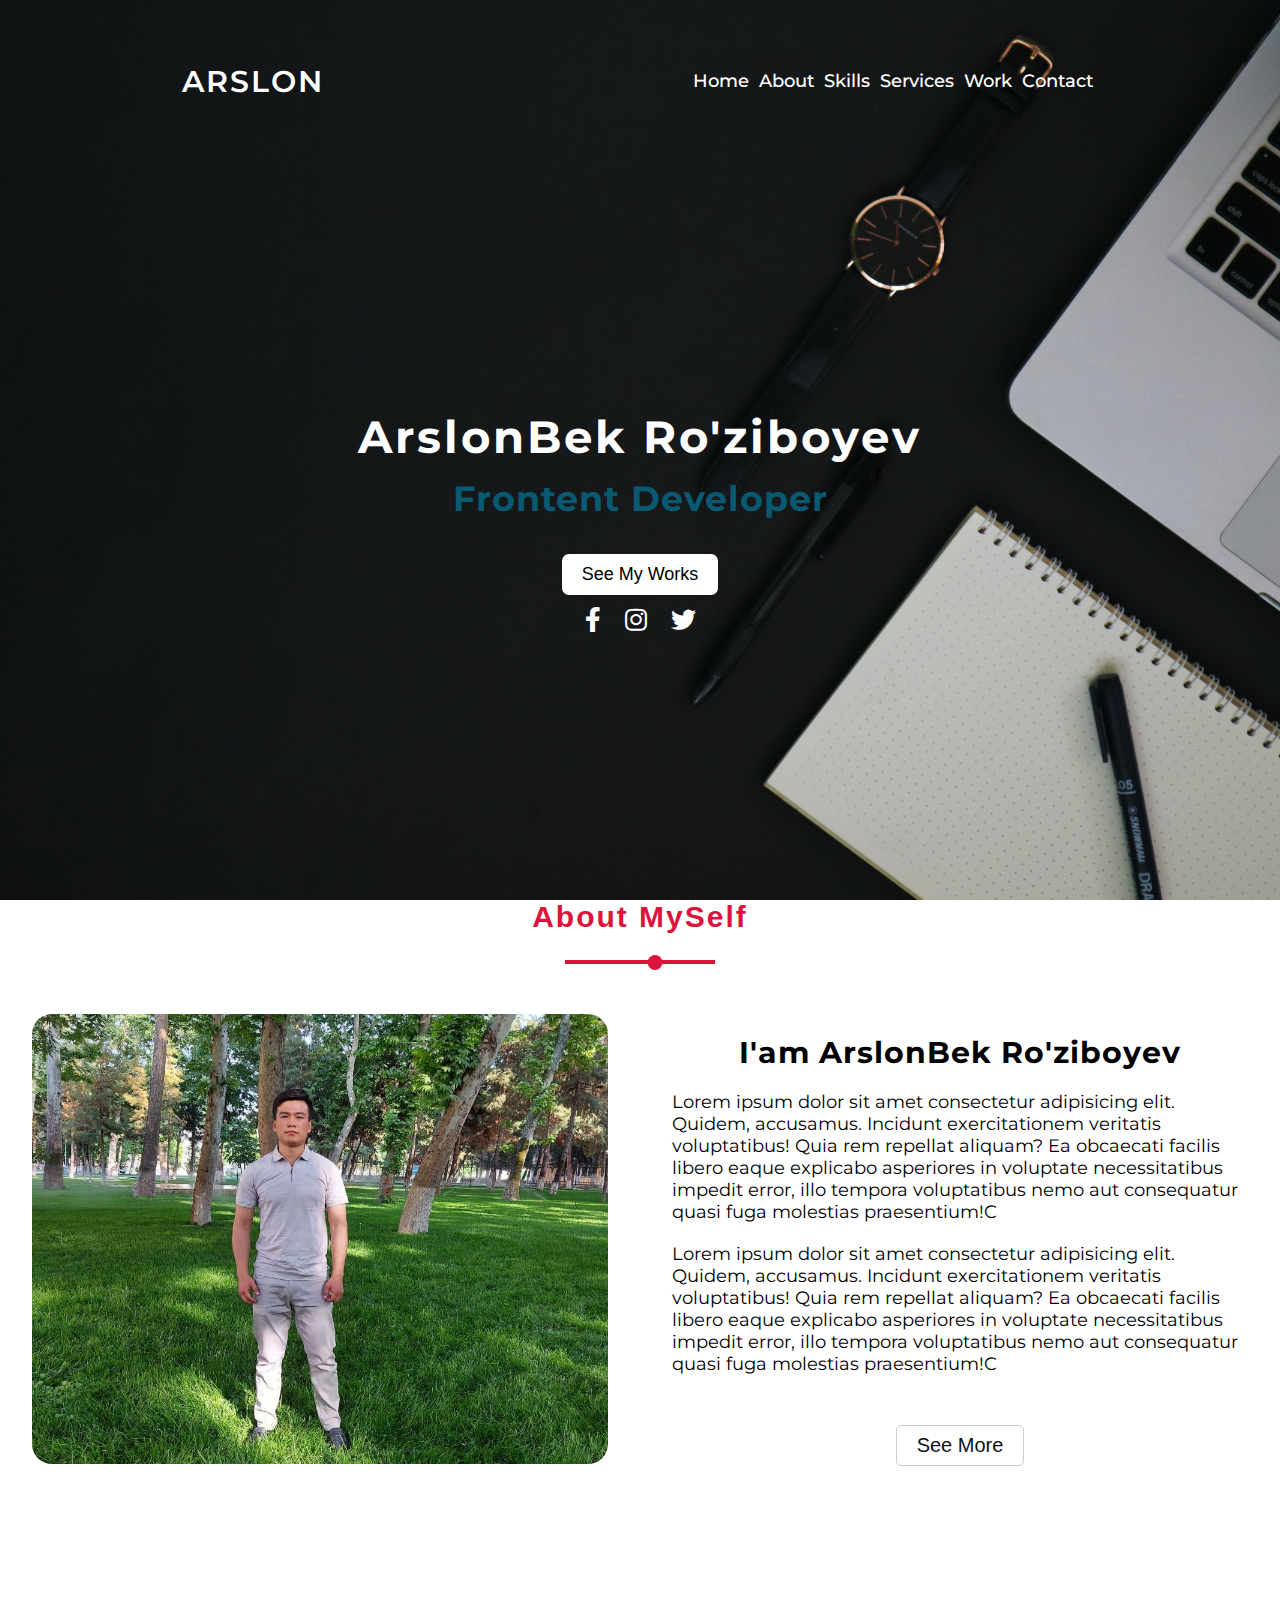
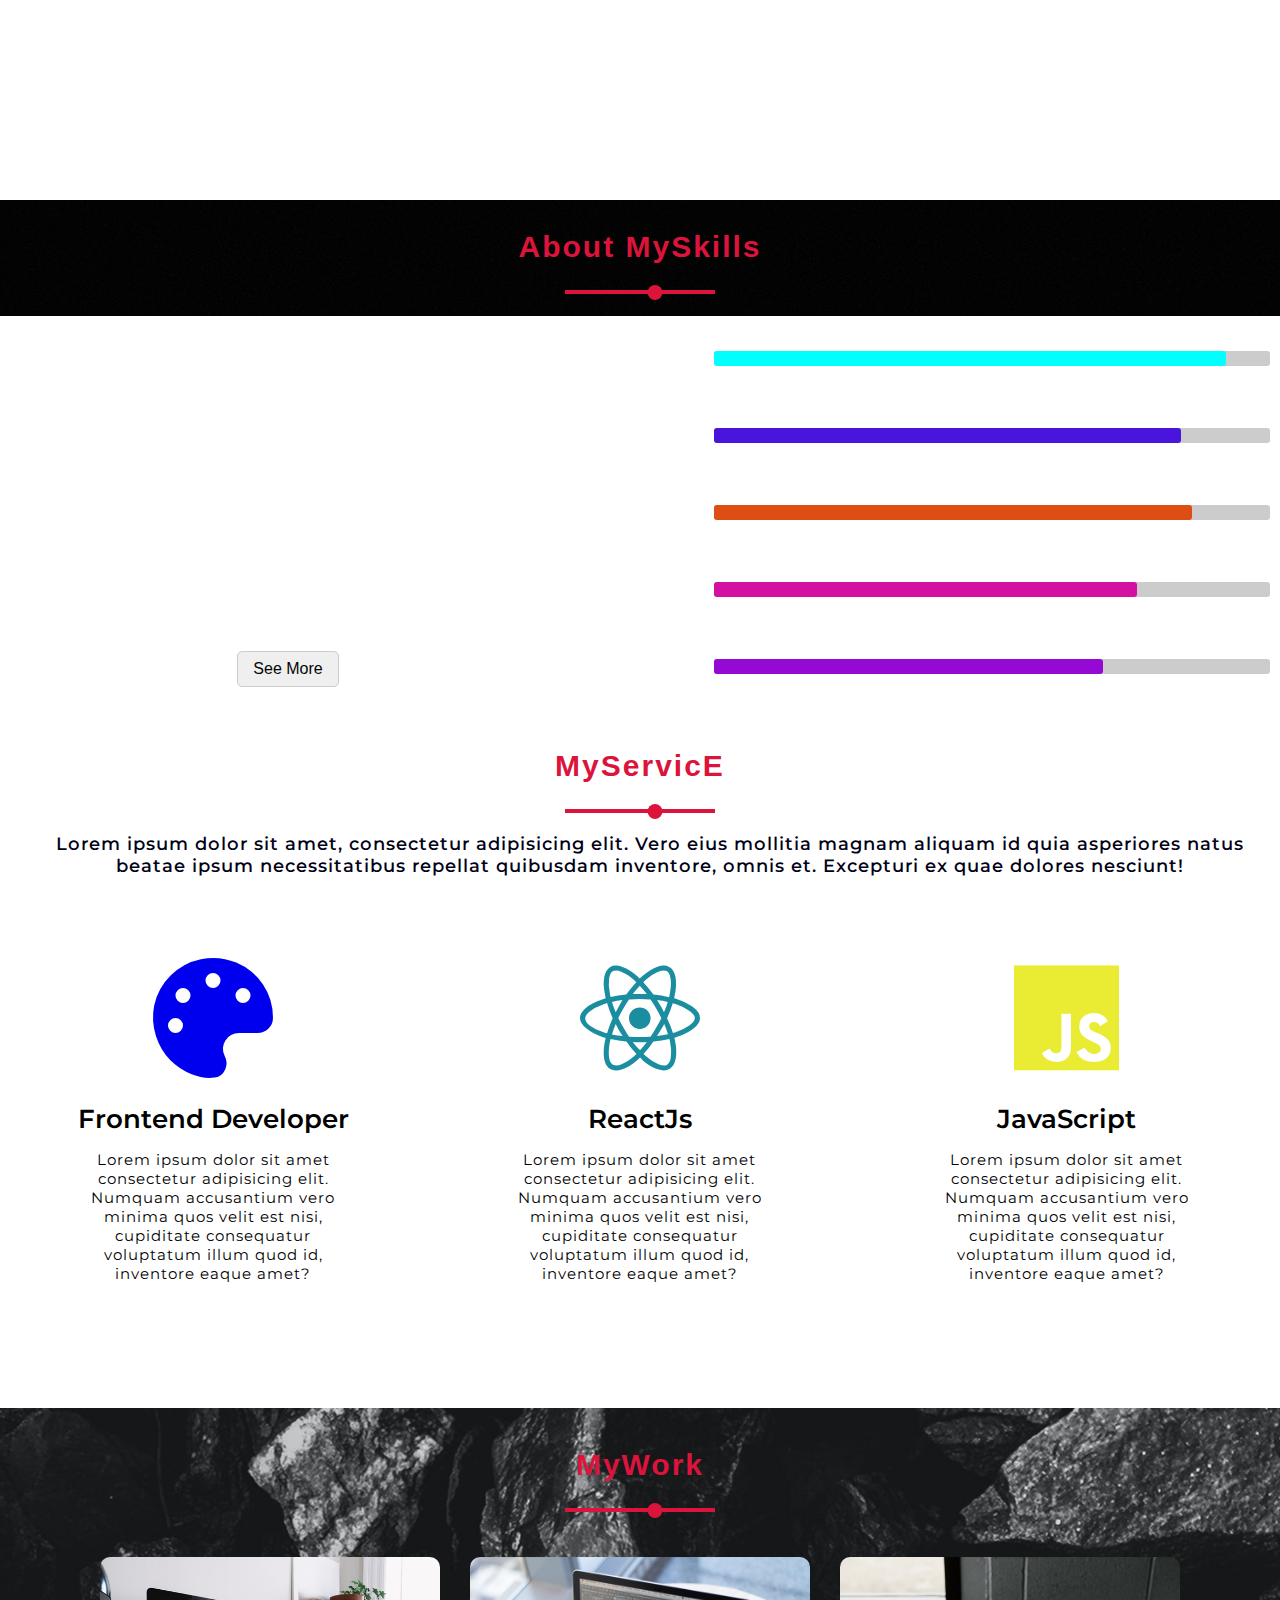
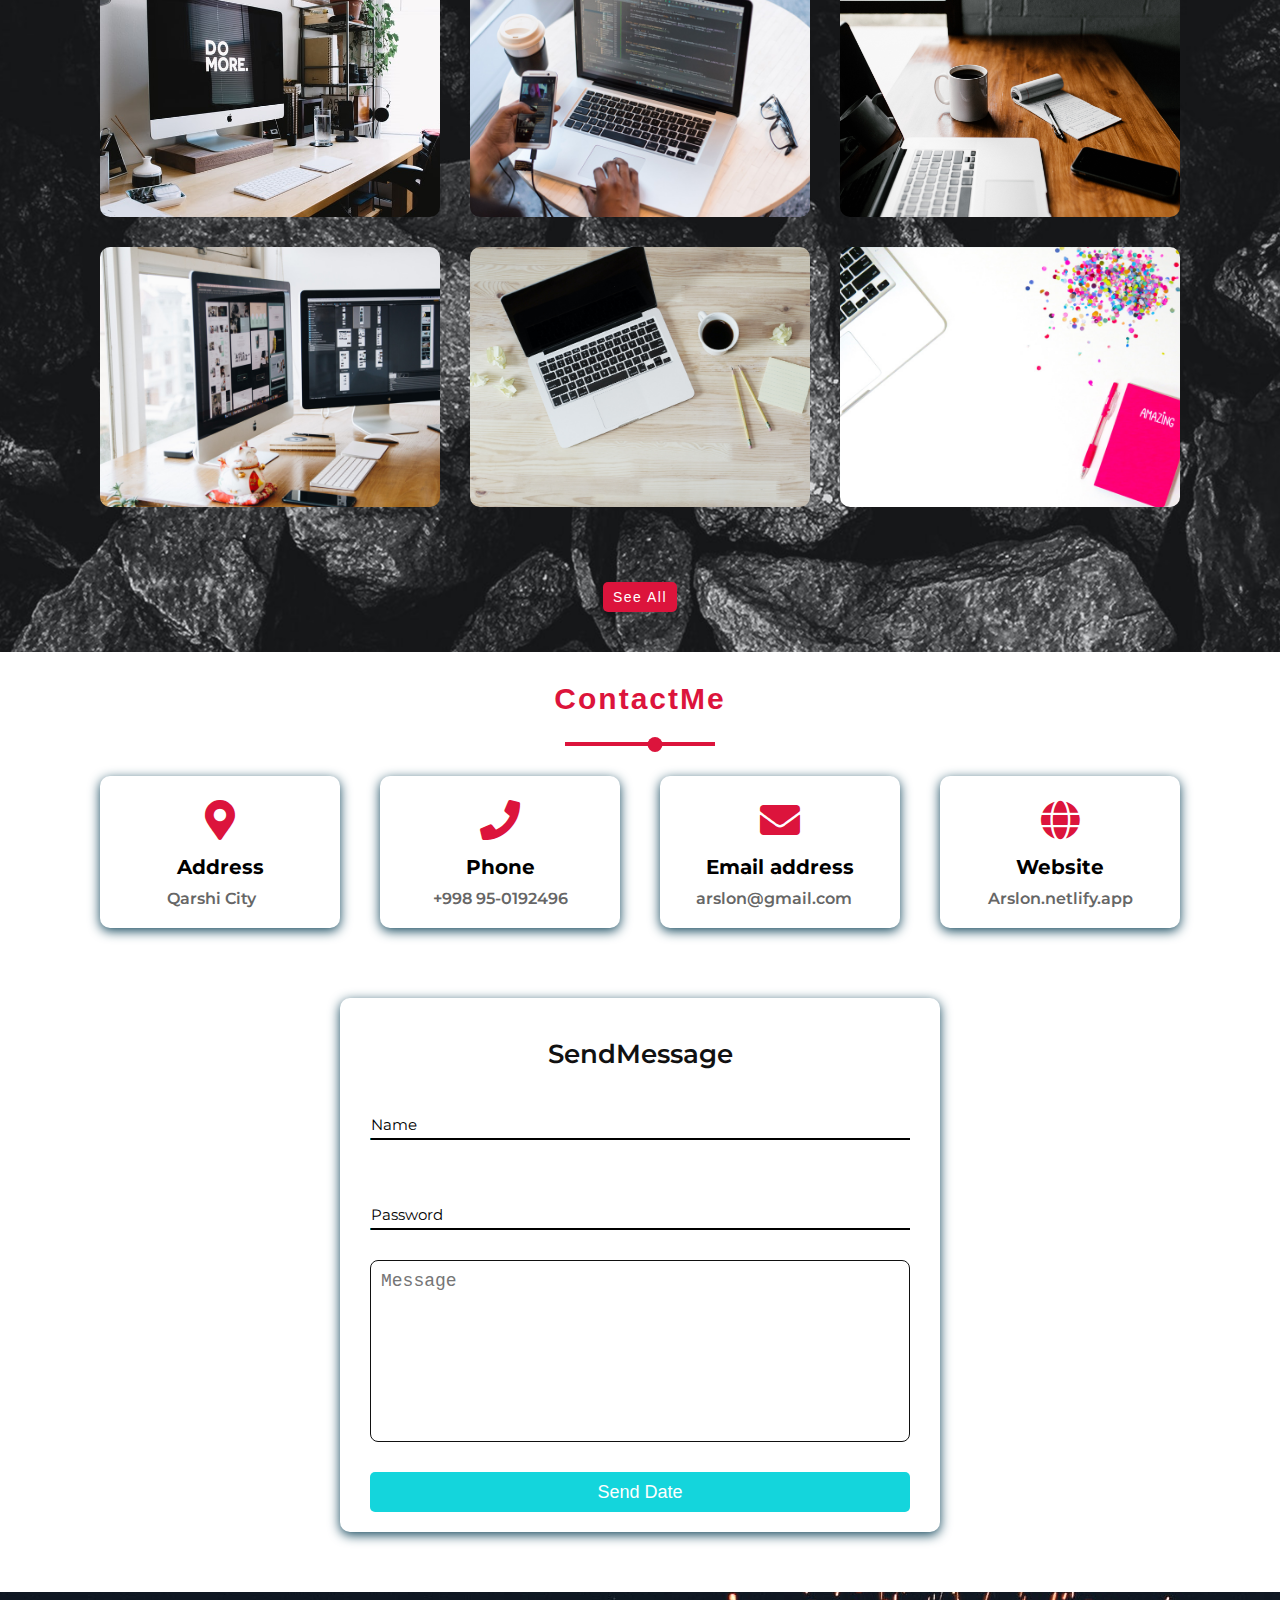
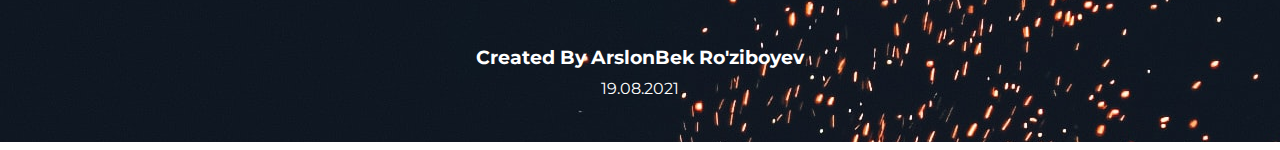
<file: index.html>
<!DOCTYPE html>
<html lang="en">
<head>
    <meta charset="UTF-8">
    <meta http-equiv="X-UA-Compatible" content="IE=edge">
    <meta name="viewport" content="width=device-width, initial-scale=1.0">
    <title>Document</title>
    <link rel="stylesheet" href="main.css">
    <link rel="stylesheet" href="https://cdnjs.cloudflare.com/ajax/libs/font-awesome/5.15.4/css/all.min.css" integrity="sha512-1ycn6IcaQQ40/MKBW2W4Rhis/DbILU74C1vSrLJxCq57o941Ym01SwNsOMqvEBFlcgUa6xLiPY/NS5R+E6ztJQ==" crossorigin="anonymous" referrerpolicy="no-referrer" />
</head>
<body>

    <!-- Header section -->
    <div class="header">
        <nav>
            <div class="logo">
                <h2><a href="#">Arslon</a></h2>
            </div>
                <ul class="nav_link">
                    <li><a href="#">Home</a></li>
                    <li><a href="#main">About</a></li>
                    <li><a href="#skills">Skills</a></li>
                    <li><a href="#service">Services</a></li>
                    <li><a href="#work">Work</a></li>
                    <li><a href="#contact">Contact</a></li>
                </ul>
                <div class="burger">
                    <div class="line1"></div>
                    <div class="line2"></div>
                    <div class="line3"></div>
                </div>
        </nav>
        <main>
            <div class="content">
                <h2>ArslonBek Ro'ziboyev</h2>
                <div class="content_title">
                    <p>Frontent Developer</p>
                    <p>React Developer</p>
                    <p>JavaScript Developer</p>
                </div>
                <button>See My Works</button>
                <div class="media-icons">
                    <a href="https://www.google.com/search?q=facebook&rlz=1C1GCEA_enUZ962UZ962&oq=face&aqs=chrome.1.69i57j0i271l3j69i61.2349j0j7&sourceid=chrome&ie=UTF-8"><i class="fab fa-facebook-f"></i></a>
                    <a href="https://www.google.com/search?q=instagram&rlz=1C1GCEA_enUZ962UZ962&oq=insta&aqs=chrome.1.69i60j0i67j69i57j0i67j0i512j69i60l3.3397j0j7&sourceid=chrome&ie=UTF-8"><i class="fab fa-instagram"></i></a>
                    <a href="https://www.google.com/search?gs_ssp=eJzj4tLP1TfIyDMsS05XYDRgdGDwYi8pzywpSS0CAFnOB00&q=twitter&rlz=1C1GCEA_enUZ962UZ962&oq=twii&aqs=chrome.1.69i57j46i67i199i395i465j0i67i395l2j0i67j0i10l4.5021j1j4&sourceid=chrome&ie=UTF-8"><i class="fab fa-twitter"></i></a>
                </div>
            </div>
        </main>
    </div>
    <!-- Main -->
    <div class="main" id="main">
        <h1>About MySelf</h1>
        <div class="contant">
            <div class="col-1">
             <div class="img-title">
                 <img src="images/photo_2021-08-18_16-27-40.jpg" alt="my_image">
             </div>
            </div>
            <div class="col-2">
                <div class="about_title">
                    <h2>I'am ArslonBek Ro'ziboyev</h2>
                    <p>Lorem ipsum dolor sit amet consectetur adipisicing elit. Quidem, accusamus. Incidunt exercitationem veritatis voluptatibus! Quia rem repellat aliquam? Ea obcaecati facilis libero eaque explicabo asperiores in voluptate necessitatibus impedit error, illo tempora voluptatibus nemo aut consequatur quasi fuga molestias praesentium!C
                    </p>
                    <p>Lorem ipsum dolor sit amet consectetur adipisicing elit. Quidem, accusamus. Incidunt exercitationem veritatis voluptatibus! Quia rem repellat aliquam? Ea obcaecati facilis libero eaque explicabo asperiores in voluptate necessitatibus impedit error, illo tempora voluptatibus nemo aut consequatur quasi fuga molestias praesentium!C
                    </p>
                    <button> See More</button>
                </div>
            </div>
        </div>
    </div>
    <!-- Skills -->
    <div class="Skills" id="skills">
        <h1>About MySkills</h1>
        <div class="content">
            <div class="column col-left reveal">
               <h2 class="content-title">Skills and Experience</h2>
               <p>Lorem ipsum dolor sit amet consectetur adipisicing elit. Eos dolores doloribus eveniet, dolorum sapiente temporibus dolorem nobis voluptates dolore aperiam ullam reprehenderit ipsa odio voluptas corrupti. Laudantium ad vero adipisci?</p>
               <p>Lorem ipsum dolor sit amet consectetur adipisicing elit. Eos dolores doloribus eveniet, dolorum sapiente temporibus dolorem nobis voluptates dolore aperiam ullam reprehenderit ipsa odio voluptas corrupti. Laudantium ad vero adipisci?</p>
               <button type="button">See More</button>
            </div>
            <div class="column col-right reveal">
                <div class="bar">
                    <div class="info">
                        <span>HTML</span>
                        <span>92%</span>
                    </div>
                    <div class="line html"></div>
                </div>
                <div class="bar">
                    <div class="info">
                        <span>CSS</span>
                        <span>84%</span>
                    </div>
                    <div class="line css"></div>
                </div>
                <div class="bar">
                    <div class="info">
                        <span>JavaScript</span>
                        <span>86%</span>
                    </div>
                    <div class="line javascript"></div>
                </div>
                <div class="bar">
                    <div class="info">
                        <span>jQuery</span>
                        <span>76%</span>
                    </div>
                    <div class="line jquery"></div>
                </div>
                <div class="bar">
                    <div class="info">
                        <span>React</span>
                        <span>70%</span>
                    </div>
                    <div class="line react"></div>
                </div>
            </div>
        </div>
    </div>
    <!-- Service Begin -->
    <div class="service" id="service">
        <div class="text_title">
        <h1>MyServicE</h1>
        <p>Lorem ipsum dolor sit amet, consectetur adipisicing elit. Vero eius mollitia magnam aliquam id quia asperiores natus beatae ipsum necessitatibus repellat quibusdam inventore, omnis et. Excepturi ex quae dolores nesciunt!
        </p>
        </div>
        <div class="content">
            <div class="card reveal">
                <div class="service-icon1">
                    <a href="https://www.google.com/search?q=front+end+developer&rlz=1C1GCEA_enUZ962UZ962&oq=frontent&aqs=chrome.6.69i57j0i10l9.7589j0j7&sourceid=chrome&ie=UTF-8">    <i class="fas fa-palette"></i> </a>
                </div>
                <div class="info">
                    <h3>Frontend Developer</h3>
                    <p>Lorem ipsum dolor sit amet consectetur adipisicing elit. Numquam accusantium vero minima quos velit est nisi, cupiditate consequatur voluptatum illum quod id, inventore eaque amet?</p>
                </div>
            </div>
            <div class="card reveal">
                <div class="service-icon2">
                    <a style="color: rgb(26, 141, 161);" href="https://www.google.com/search?q=react&rlz=1C1GCEA_enUZ962UZ962&oq=react+&aqs=chrome..69i57j69i59j35i39j69i59j69i60l4.10546j0j7&sourceid=chrome&ie=UTF-8">  <i class="fab fa-react"></i> </a>

                </div>
                <div class="info">
                    <h3>ReactJs</h3>
                    <p>Lorem ipsum dolor sit amet consectetur adipisicing elit. Numquam accusantium vero minima quos velit est nisi, cupiditate consequatur voluptatum illum quod id, inventore eaque amet?</p>
                </div>
            </div>
            <div class="card reveal">
                <div class="service-icon3">
                    <a style="color: rgb(233, 236, 51);" href="https://www.google.com/search?q=javascript&rlz=1C1GCEA_enUZ962UZ962&oq=java&aqs=chrome.2.69i57j69i59j0i67l3j69i60l2j69i61.3207j0j7&sourceid=chrome&ie=UTF-8">  <i class="fab fa-js"></i></a>

                   
                </div>
                <div class="info">
                    <h3>JavaScript</h3>
                    <p>Lorem ipsum dolor sit amet consectetur adipisicing elit. Numquam accusantium vero minima quos velit est nisi, cupiditate consequatur voluptatum illum quod id, inventore eaque amet?</p>
                </div>
            </div>
        </div>
        <section class="work" id="work">
            <div class="work_title">
           <h1>MyWork</h1>
            </div>
            <div class="content">
                <div class="card reveal">
                    <div class="card-img">
                        <img src="images/w3.jfif" alt="card_img">
                    </div>
                </div>
                <div class="card reveal">
                    <div class="card-img">
                        <img src="images/work2.jpg" alt="card_img">
                    </div>
                </div>
                <div class="card reveal">
                    <div class="card-img">
                        <img src="images/andrew-neel-cckf4TsHAuw-unsplash.jpg" alt="card_img">
                    </div>
                </div>
                <div class="card reveal">
                    <div class="card-img">
                        <img src="images/work4.jpg" alt="card_img">
                    </div>
                </div>
                <div class="card reveal">
                    <div class="card-img">
                        <img src="images/lauren-mancke-aOC7TSLb1o8-unsplash (1).jpg" alt="card_img">
                    </div>
                </div>
                <div class="card reveal">
                    <div class="card-img">
                        <img src="images/work6.jpg" alt="card_img">
                    </div>
                </div>
                
            </div>
            <div class="btn_reveal">
                <button type="button"> <a href="./market.html">See All</a> </button>
            </div>
        </section>
    </div>
    <section class="contact" id="contact"> 
        <h1>ContactMe</h1>
        <div class="content">
            <div class="row">
                <div class="card">
                    <div class="contact_icon">
                        <i class="fas fa-map-marker-alt"></i>  
                    </div>
                    <div class="info">
                        <h3>Address</h3>
                        <p>Qarshi City</p>
                    </div>
                </div>
                <div class="card">
                    <div class="contact_icon">
                        <i class="fas fa-phone"></i>
                    </div>
                    <div class="info">
                        <h3>Phone</h3>
                        <p>+998 95-0192496</p>
                    </div>
                </div>
                <div class="card">
                    <div class="contact_icon">
                        <i class="fas fa-envelope"></i>
                    </div>
                    <div class="info">
                        <h3>Email address</h3>
                        <p>arslon@gmail.com</p>
                    </div>
                </div>
                <div class="card">
                    <div class="contact_icon">
                        <i class="fas fa-globe"></i>
                    </div>
                    <div class="info">
                        <h3>Website</h3>
                        <p>Arslon.netlify.app</p>
                    </div>
                </div>
            </div>
            <div class="row">
                <div class="contact-form">
                    <h3>SendMessage</h3>
                    <div class="input-box">
                        <form>
                            <input type="text" autocomplete="off" id="fName" required>
                            <label for="fName">
                                <span class="c-label">
                                 Name
                                </span>
                            </label>
                        </form>
                    </div>
                    <div class="input-box">
                        <form>
                            <input type="password" autocomplete="off" id="fName" required>
                            <label for="fName">
                                <span class="c-label">
                                 Password
                                </span>
                            </label>
                        </form>
                    </div>
                    <div class="input-box">
                        <textarea placeholder="Message" cols="80" rows="8"></textarea>
                    </div>
                    <div class="input-box">
                        <button><a href="">Send Date</a></button>
                    </div>
                </div>
            </div>
        </div>
    </section>
    <section class="footer" id="footer">
        <h3> Created By ArslonBek Ro'ziboyev</h3>
        <p>19.08.2021</p>
    </section>
    <script src="./js/java.js"></script>
</body>
</html>
</file>
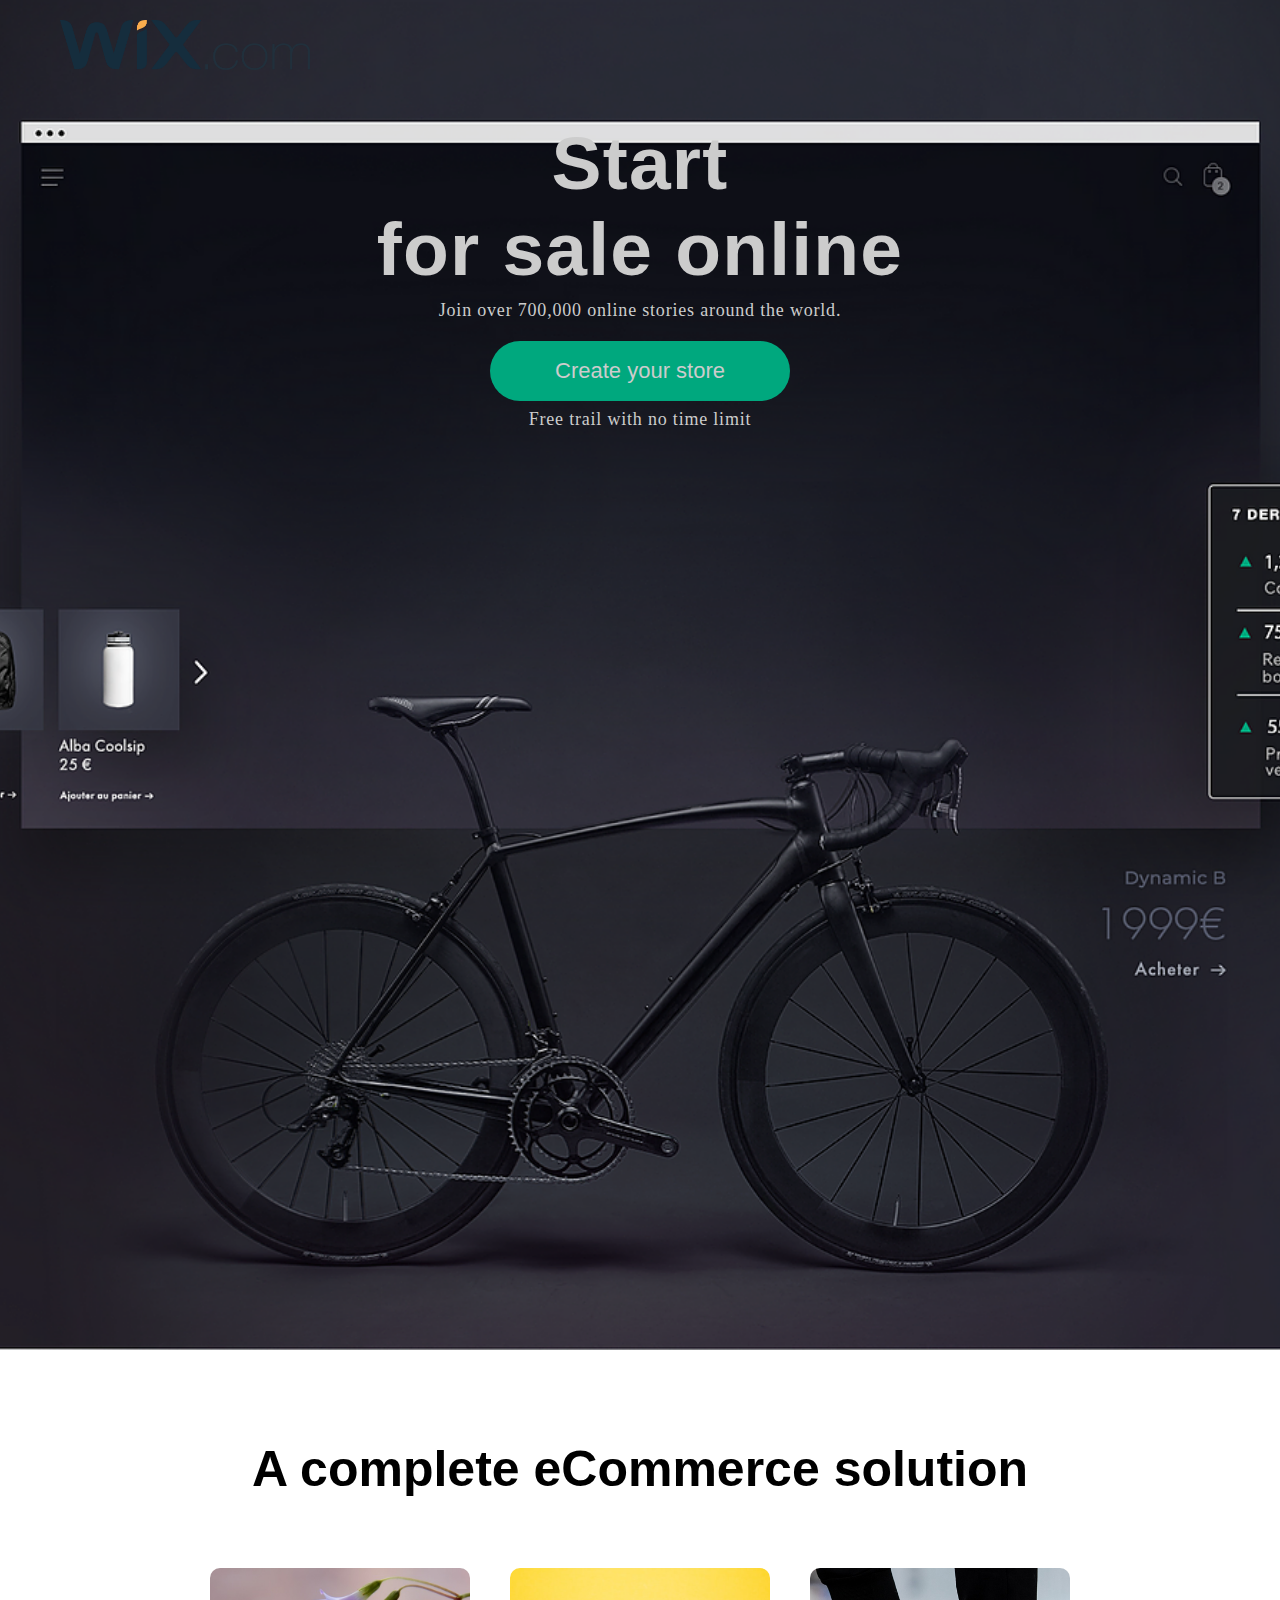
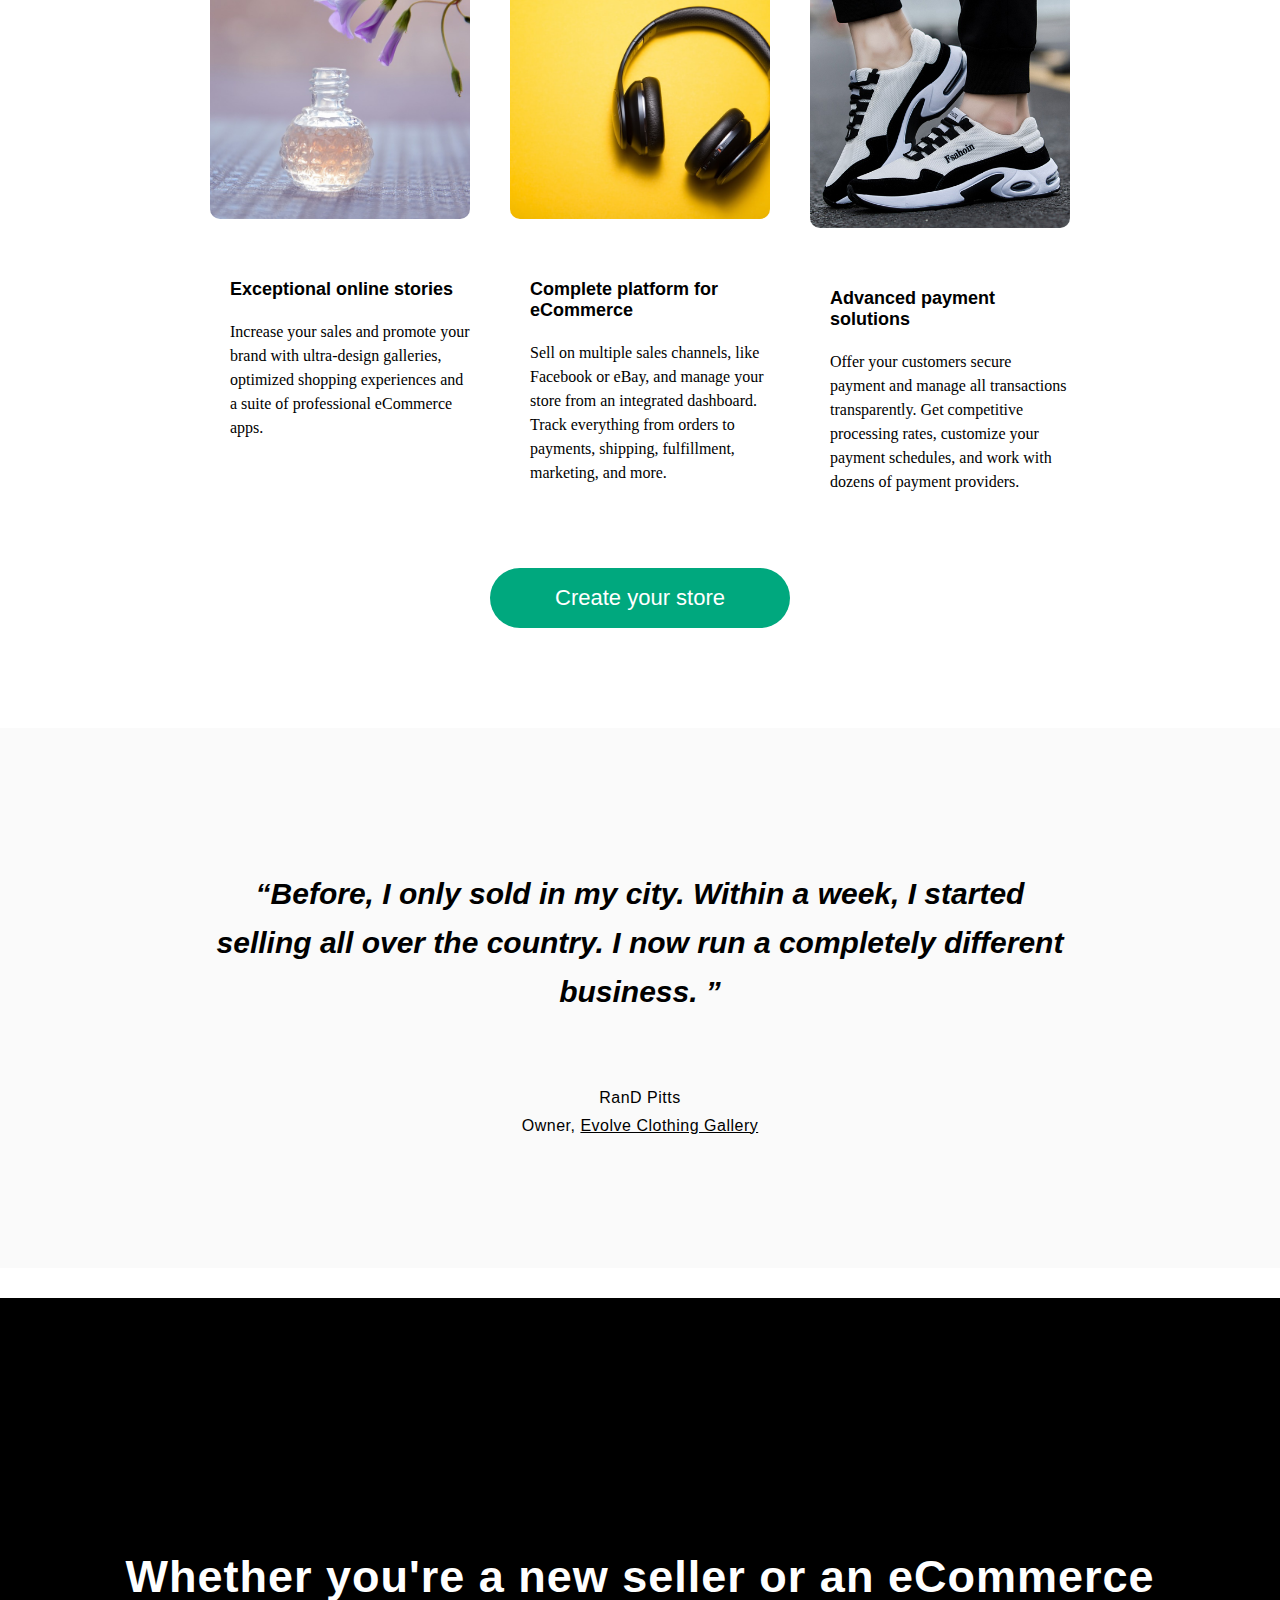
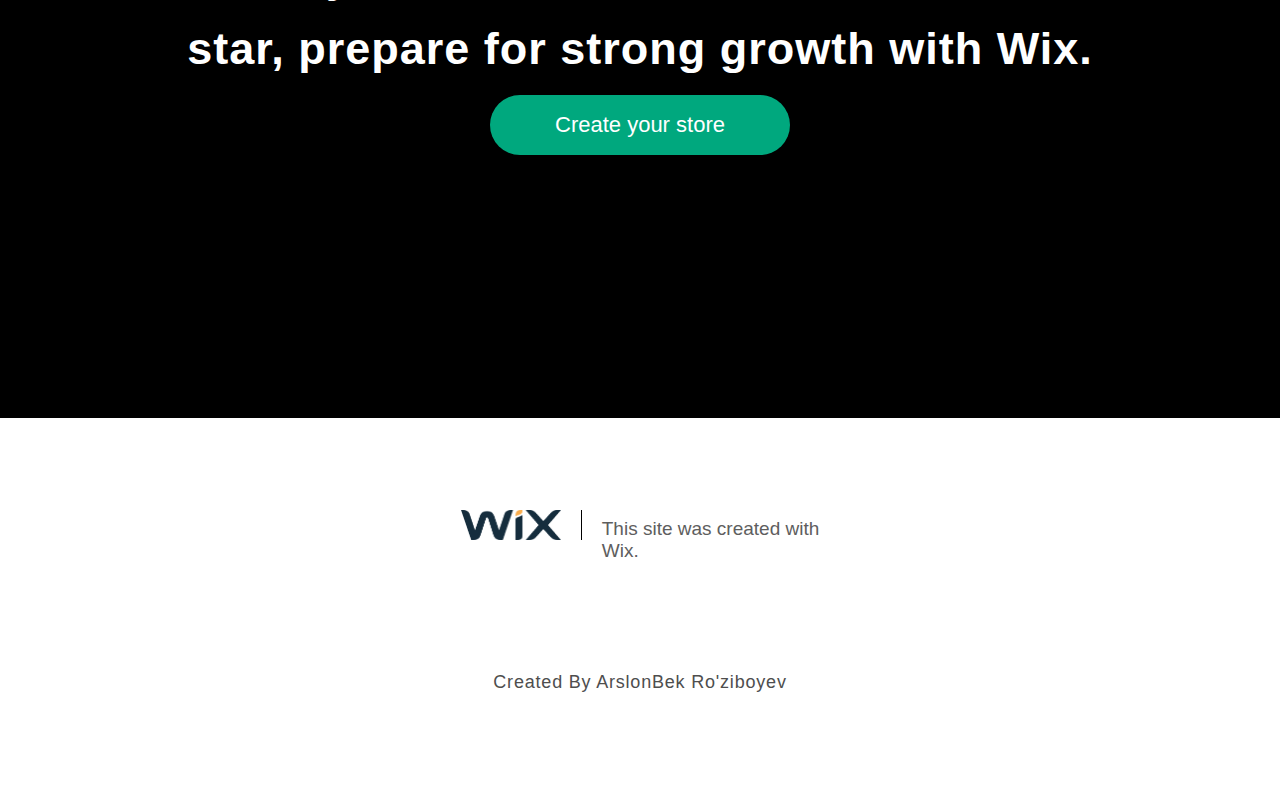
<file: market.html>
<!DOCTYPE html>
<html lang="en">
<head>
    <meta charset="UTF-8">
    <meta http-equiv="X-UA-Compatible" content="IE=edge">
    <meta name="viewport" content="width=device-width, initial-scale=1.0">
    <title>Online Marketing</title>
    <link rel="stylesheet" href="market.css">
</head>
<body>
    <!-- ===== Header BEGIN ======= -->

    <header>
       <div class="header-logo">
        <img src="images/wix-logo.png" alt="wix-logo">
       </div>
       <div class="sale">
           <h1>Start</h1>
           <h1>for sale online</h1>
           <p>Join over 700,000 online stories around the world.</p>
           <button><a href="./new.html">Create your store</a></button>
           <p>Free trail with no time limit</p>
       </div>
    </header>
    <!-- ===== Header STOP ======= -->
    <main>
        <div class="main-title">
            <h1>A complete eCommerce solution</h1>
        </div>
        <div class="main-part">
            <div class="img-title">
                <div class="card-img">
                    <img src="images/perfume1.jpg" alt="img_title">
                </div>
                <div class="page-title">
                    <h2>Exceptional online stories</h2>
                    <p>Increase your sales and promote your brand with ultra-design galleries, optimized shopping experiences and a suite of professional eCommerce apps.
                    </p>
                </div>
            </div>
            <div class="img-title">
                <div class="card-img">
                    <img src="images/img33.png" alt="img_title">
                </div>
                <div class="page-title">
                    <h2>Complete platform for eCommerce</h2>
                    <p>Sell ​​on multiple sales channels, like Facebook or eBay, and manage your store from an integrated dashboard. Track everything from orders to payments, shipping, fulfillment, marketing, and more.</p>
                    </p>
                </div>
            </div>
            <div class="img-title">
                <div class="card-img">
                    <img src="images/section1.jpg" alt="img_title">
                </div>
                <div class="page-title">
                    <h2>Advanced payment solutions</h2>
                    <p>Offer your customers secure payment and manage all transactions transparently. Get competitive processing rates, customize your payment schedules, and work with dozens of payment providers.</p>
                    </p>
                </div>
            </div>
        </div>
        <div class="btn-create">
            <button><a href="./new.html">Create your store</a></button>
        </div>
    </main>
    <section class="about">
        <div class="header-page">
            <h1>“Before, I only sold in my city. Within a week, I started</h1>
        <h1>selling all over the country. I now run a completely different</h1>
        <h1>business. ”</h1>
        <p class="p1">RanD Pitts</p>
        <p class="p2">Owner, <a href="#"> Evolve Clothing Gallery</a></p>
        </div>
    </section>
    <section class="weather">
        <div class="main-page">
            <h1>Whether you're a new seller or an eCommerce</h1>
        <h1>star, prepare for strong growth with Wix.</h1>
        <div class="btn-create">
            <button><a href="./new.html">Create your store</a></button>
        </div>
        </div>
    </section>
    <section class="footer">
        <div class="flex">
            <div class="img-section">
                <img src="images/wix.png" alt="wix">
            </div>
            <div class="line"></div>
            <div class="footer-paragraph">
                <p>This site was created with <br> Wix.</p>
            </div>
        </div>
        <div class="created">
            <p>Created By ArslonBek Ro'ziboyev</p>
        </div>
    </section>
</body>
</html>
</file>
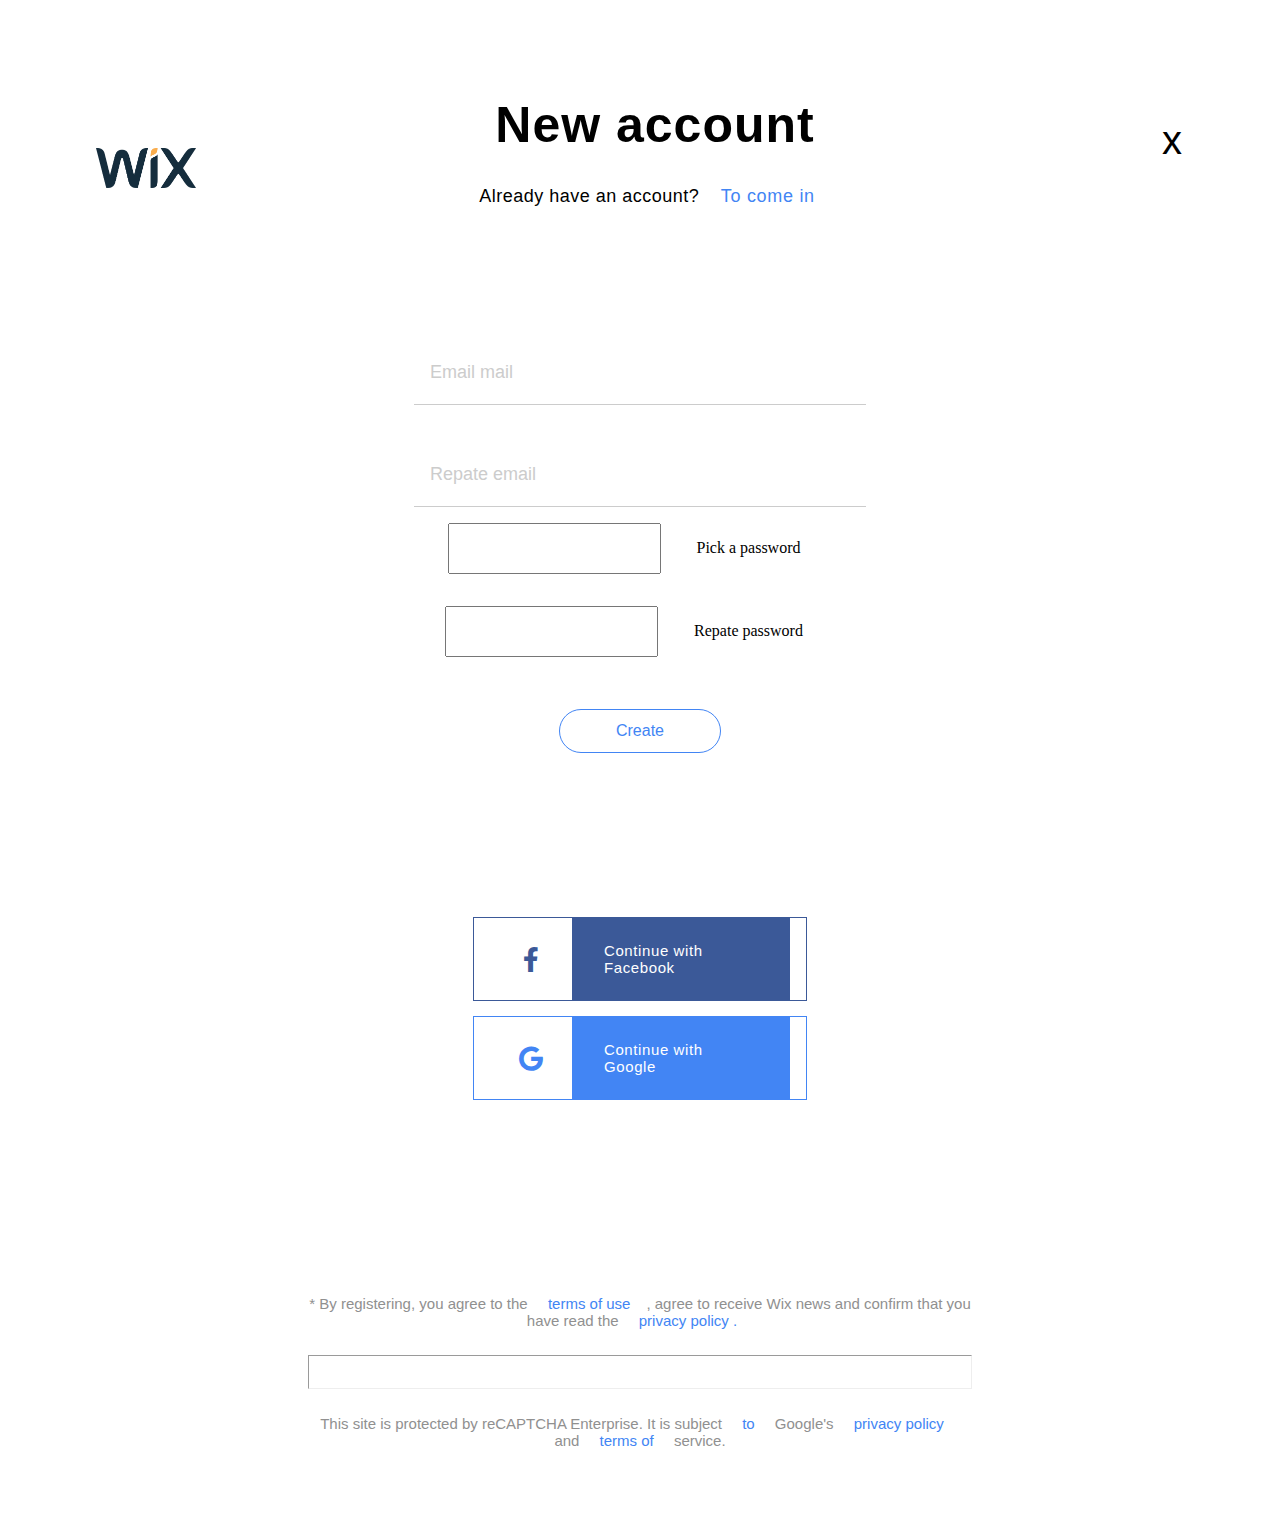
<file: new.html>
<!DOCTYPE html>
<html lang="en">
<head>
    <meta charset="UTF-8">
    <meta http-equiv="X-UA-Compatible" content="IE=edge">
    <meta name="viewport" content="width=device-width, initial-scale=1.0">
    <title>New Account</title>
    <link rel="stylesheet" href="./new.css">
    <link rel="stylesheet" href="https://cdnjs.cloudflare.com/ajax/libs/font-awesome/5.15.4/css/all.min.css" integrity="sha512-1ycn6IcaQQ40/MKBW2W4Rhis/DbILU74C1vSrLJxCq57o941Ym01SwNsOMqvEBFlcgUa6xLiPY/NS5R+E6ztJQ==" crossorigin="anonymous" referrerpolicy="no-referrer" />
</head>
<body>
    <div class="container">
        <div class="flex-1">
            <div class="logo">
                <img src="images/wix.png" alt="logo">
            </div>
            <div class="header-page">
                <h1>New account</h1>
                <p>Already have an account? <a href="#">To come in</a></p>
            </div>
            <div class="prev">
                <span><a href="./market.html">x</a></span>
            </div>
        </div>
      
        <!-- <div class="flex-2">
            <div class="header-page">
                <h1>New account</h1>
                <p>Already have an account? <a href="#">To come in</a></p>
            </div>
        </div> -->
    </div>
    <div class="main">
        <div class="register">
            <div class="f1">
                <input type="text" class="n1" autocomplete="off" id="name" required>
                <label class="l1" for="name">
                    <span class="s1">
                        Email mail
                    </span>
                </label>
            </div>
            <div class="f2">
                <input type="text" autocomplete="off" class="n2" id="name" required>
                <label class="l2" for="name">
                    <span class="s2">
                        Repate email
                    </span>
                </label>
            </div>
            <form>
                <input class="n3" type="password" autocomplete="off" id="name" required>
                <label class="l3" for="name">
                    <span class="s3">
                        Pick a password
                    </span>
                </label>
            </form>
            <form>
                <input class="n4" type="password" autocomplete="off" id="name" required>
                <label class="l4" for="name">
                    <span class="s4">
                       Repate password
                    </span>
                </label>
            </form>
            <div class="btn-create">
                <button><a href="./store.html">Create</a></button>
            </div>
        </div>
        <div class="line"></div>
        <div class="social">
            <div class="facebook">
                <div class="face-icon">
                    <a href="https://www.facebook.com/login.php?skip_api_login=1&api_key=733768086637828&kid_directed_site=0&app_id=733768086637828&signed_next=1&next=https%3A%2F%2Fwww.facebook.com%2Fv5.0%2Fdialog%2Foauth%3Fapp_id%3D733768086637828%26cbt%3D1629483919847%26channel_url%3Dhttps%253A%252F%252Fstaticxx.facebook.com%252Fx%252Fconnect%252Fxd_arbiter%252F%253Fversion%253D46%2523cb%253Df10fd41278ad824%2526domain%253Dusers.wix.com%2526is_canvas%253Dfalse%2526origin%253Dhttps%25253A%25252F%25252Fusers.wix.com%25252Ff3e1ce5cda13024%2526relation%253Dopener%26client_id%3D733768086637828%26display%3Dpopup%26domain%3Dusers.wix.com%26e2e%3D%257B%257D%26fallback_redirect_uri%3Dhttps%253A%252F%252Fusers.wix.com%252Fsignin%253FpostSignUp%253Dhttps%253A%25252F%25252Fwww.wix.com%25252Fnew%25252Fintro%2526view%253Dsign-up%2526sendEmail%253Dtrue%2526_gl%253D1%252A8ituqq%252A_ga%252AMzUxMjk0NTU4LjE2MjkxODM0NzQ.%252A_ga_H314XQHSPY%252AMTYyOTQ3NDA1OS4xLjAuMTYyOTQ3NDA1OS42MA..%2526postLogin%253Dhttps%253A%25252F%25252Fwix.com%25252Fmy-account%25252Fsites%2526forceRender%253Dtrue%26locale%3Den_US%26logger_id%3Df3ffa84b787ef98%26origin%3D1%26redirect_uri%3Dhttps%253A%252F%252Fstaticxx.facebook.com%252Fx%252Fconnect%252Fxd_arbiter%252F%253Fversion%253D46%2523cb%253Df10ad7b550cc88c%2526domain%253Dusers.wix.com%2526is_canvas%253Dfalse%2526origin%253Dhttps%25253A%25252F%25252Fusers.wix.com%25252Ff3e1ce5cda13024%2526relation%253Dopener%2526frame%253Df21e8e7d9d75cf8%26response_type%3Dtoken%252Csigned_request%252Cgraph_domain%26scope%3Demail%26sdk%3Djoey%26version%3Dv5.0%26ret%3Dlogin%26fbapp_pres%3D0%26tp%3Dunspecified&cancel_url=https%3A%2F%2Fstaticxx.facebook.com%2Fx%2Fconnect%2Fxd_arbiter%2F%3Fversion%3D46%23cb%3Df10ad7b550cc88c%26domain%3Dusers.wix.com%26is_canvas%3Dfalse%26origin%3Dhttps%253A%252F%252Fusers.wix.com%252Ff3e1ce5cda13024%26relation%3Dopener%26frame%3Df21e8e7d9d75cf8%26error%3Daccess_denied%26error_code%3D200%26error_description%3DPermissions%2Berror%26error_reason%3Duser_denied&display=popup&locale=ru_RU&pl_dbl=0"><i class="fab fa-facebook-f"></i></a>
                </div>
                <div class="face-word">
                    <p>Continue with Facebook</p>
                </div>
            </div>
            <div class="Google">
                <div class="gog-icon">
                    <a href="https://accounts.google.com/o/oauth2/auth/oauthchooseaccount?redirect_uri=storagerelay%3A%2F%2Fhttps%2Fusers.wix.com%3Fid%3Dauth993661&response_type=permission%20id_token&scope=email%20profile%20openid&openid.realm&client_id=352188552355.apps.googleusercontent.com&ss_domain=https%3A%2F%2Fusers.wix.com&fetch_basic_profile=true&gsiwebsdk=2&flowName=GeneralOAuthFlow"><i class="fab fa-google"></i></a>
                </div>
                <div class="gog-word">
                    <p>Continue with Google</p>
                </div>
            </div>
        </div>
    </div>
    <div class="footer">
        <p class="p1">* By registering, you agree to the <span>terms of use</span>, agree to receive Wix news and confirm that you have read the <span> privacy policy .</span></p>
        <hr class="horizontal">
        <p>This site is protected by reCAPTCHA Enterprise. It is subject <span>to</span> Google's <span>privacy policy</span> and <span> terms of</span> service.</p>
    </div>
</body>
</html>
</file>
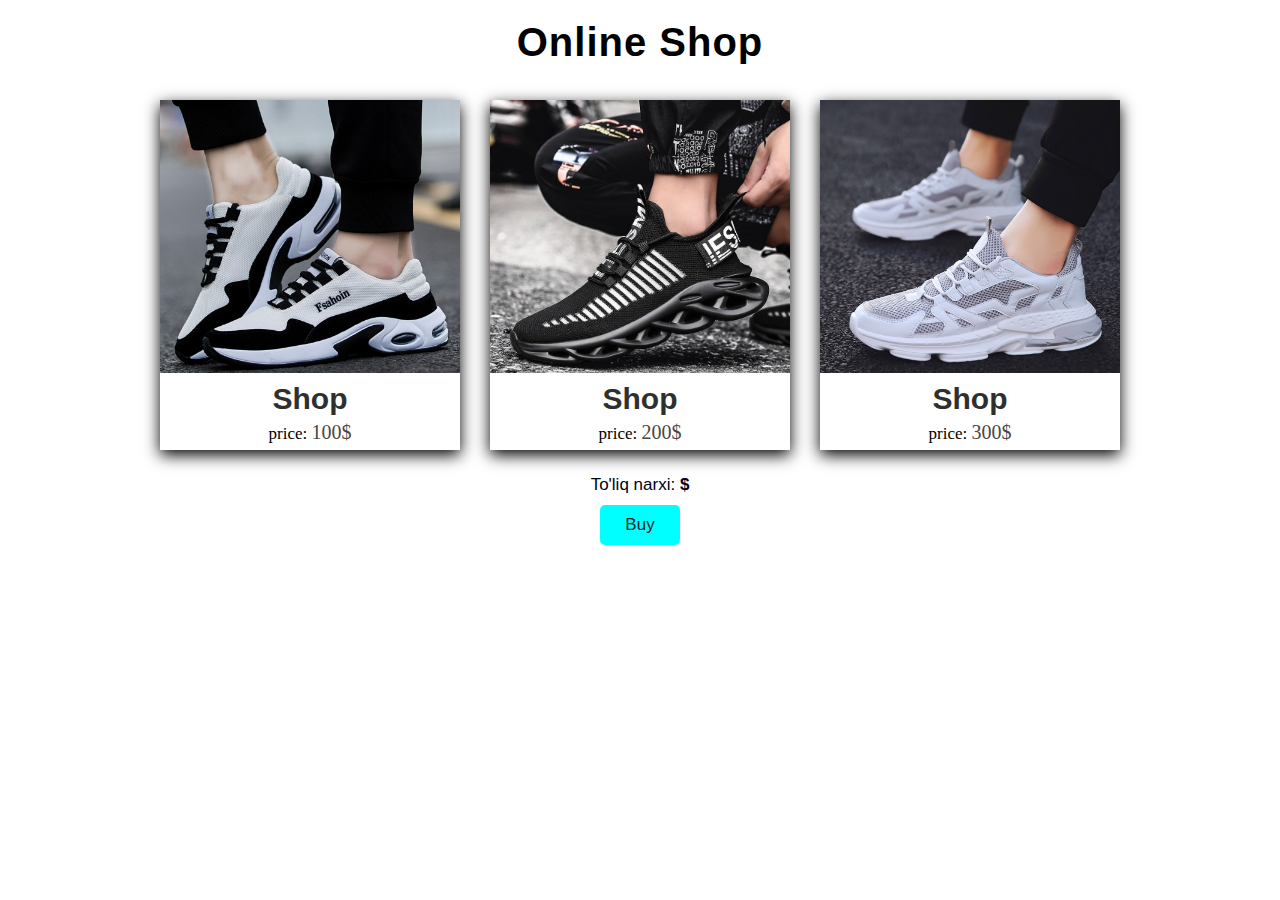
<file: store.html>
<!DOCTYPE html>
<html lang="en">
<head>
    <meta charset="UTF-8">
    <meta http-equiv="X-UA-Compatible" content="IE=edge">
    <meta name="viewport" content="width=device-width, initial-scale=1.0">
    <title>Document</title>
    <link rel="stylesheet" href="stora.css">
</head>
<body>
    <div class="header">
        <h1>Online Shop</h1>
    </div>
    <div class="main">
        <div class="box" data-price='100$'>
            <img src="images/section1.jpg" alt="img">
            <h1>Shop</h1>
            <p>price: <span>100$</span></p>
        </div>
        <div class="box" data-price='200$'>
            <img src="images/section2.jpg" alt="img">
            <h1>Shop</h1>
            <p>price: <span>200$</span></p>
        </div>
        <div class="box" data-price='300$'>
            <img src="images/section3.jpg" alt="img">
            <h1>Shop</h1>
            <p>price: <span>300$</span></p>
        </div>
    </div>
    <section class="section">
        <p>To'liq narxi: <b>  $</b> </p>
    </section>
    <footer>
        <button>Buy</button>
        <p></p>
    </footer>
    <script src="./js/app.js"></script>
    <script src="./js/confetti.js"></script>
</body>
</html>
</file>
<file: main.css>
@import url('https://fonts.googleapis.com/css2?family=Montserrat:wght@400;600&display=swap');
/* default style */
*{
    margin: 0;
    padding: 0;
    box-sizing: border-box;
    scroll-behavior: smooth;
}
body{
    box-sizing: border-box;
    font-family: 'Montserrat', sans-serif;
}
div{
    background-attachment: fixed;
    background-position: center top;
    background-repeat: no-repeat;
    background-size: cover;

}
/* ======== Header========= */
.header{
    background-image: url('./images/abdul-a-0si69BeGjoI-unsplash.jpg');
    height: 100vh;
}
nav{
    display: flex;
    justify-content: space-around;
    align-items: center;
    height: 8vh;
    padding: 9vh 0;
    position: fixed;
    position: relative;
    z-index: 99;
}
nav .logo a{
    font-size: 30px;
    color: #fff;
    text-decoration: none;
    letter-spacing: 2px;
    font-weight: 600;
    text-transform: uppercase;
}
.nav_link{
    display: flex;
    justify-content: space-around;
    align-items: center;
    width: 32%;

}
.nav_link li{
    list-style: none;
    transition: all 0.5s linear;
    
}
.nav_link li:hover{
    text-decoration: underline;
    color: #111;
}
.nav_link li a{
    text-decoration: none;
    color: #fff;
    font-size: 18px;
    font-weight: 520;
}
.burger{
    display: none;
}
.burger div{
    height: 3px;
    width: 35px;
    background-color: #fff;
    margin-top: 5px;
    transition: all 0.4s linear;
}
/* Media for Header part */
@media screen and (max-width: 1200px){
    body{
        overflow: hidden;
    }
    .nav_link{
        position: absolute;
        width: 30%;
        height: 70vh;
        right: 2vw;
        top: 12vh;
        display: flex;
        border-radius: 15px;
        flex-direction: column;
        align-items: center;
        background: linear-gradient(rgb(204, 109, 130), #fff );
        opacity: 0;
    }
    .nav_link li a{
        color: #111;
        font-size: 18px;
        font-weight: 600;
    }
    .burger{
       display: block;
    }
}
/* JavaScript */
.active{
    opacity: 1;
    transition: all 0.8s linear;
    color: #909090;
}
.toggle .line2{
    transform: rotate(-45deg) translate( 5px, 1px);
}
.toggle .line1{
  opacity: 0;
}
.toggle .line3{
    transform: rotate(45deg) translate(-5px, -10px);

}
/* ======== Main============= */
main{
    display: flex;
    justify-content: center;
    align-items: center;
    max-width: 100%;
    height: 80vh;
}
main .content{
    position: absolute;
    text-align: center;
}
main .content h2{
    font-size: 45px;
    letter-spacing: 3px;
    color: #fff;
    font-weight: 700;
}
main .content .content_title{
   position: relative;
   max-height: 70px;
   overflow: hidden;
   display: flex;
   flex-direction: column;
   align-items: center;
}
main .content .content_title p{
    color: rgb(9, 89, 114);
    font-size: 35px;
    font-weight: 700;
    line-height: 70px;
    letter-spacing: 1px;
}
main .content .content_title p:nth-child(1){
    animation: content_animation 8s infinite;
}
/* Media for content_title */
@keyframes content_animation {
    0%{
        margin-top: 0;
    }
    25%{
        margin-top: -70px;
    }
    50%{
        margin-top: -140px;
    }
    75%{
        margin-top: -70px;
    }
    100%{
        margin-top: 0;
    }
}
main .content button{
   margin-top: 20px;
   padding: 10px 20px;
   font-size: 18px;
   border: none;
   border-radius: 7px;
   font-family: sans-serif;
   font-weight: 530;
   background-color: #fff;
   transition: all 0.2s linear;
   cursor: pointer;
}
main .content button:hover{
    color: rgb(19, 71, 92);
    background-color:transparent;
    font-size: 20px;
    font-weight: 600;
}
main .content .media-icons{
    margin-top: 10px;
}
main .content .media-icons a{
   font-size: 25px;
    margin: 10px;
    color: #fff;
}

/*============= Header End ==========  */

/* ====== Main Start ======== */

.main{
    background-image: url('./images/artur-solarz-hOLMEKvIBvI-unsplash.jpg');
    height: 100vh;
    text-align: center;
}
h1{
    letter-spacing: 2px;
    font-size: 30px;
    font-family: sans-serif;
    position: relative;
    color: crimson;
    /* margin-top: 50px; */
    text-align: center;
}
h1::before{
    content: '';
    position: absolute;
    top: 60px;
    left: 50%;
    width: 150px;
    height: 4px;
    background: crimson;
    transform: translateX(-50%);
}
h1::after{
    content: '';
    position: absolute;
    top: 55px;
    left: 50%;
    width: 15px;
    height: 15px;
    border-radius: 50%;
    background: crimson;
    transform: translateX(50%);
    animation: animationForH 1s infinite;
}
/* Animation for h1:after */
@keyframes animationForH {
    0%{
        transform: translateX(0);
    }
    10%{
        transform: translateX(-10%);
    }
    20%{
        transform: translateX(-20%);
    }
    35%{
        transform: translateX(-35%);
    }
    50%{
        transform: translateX(50%);
    }
    75%{
        transform: translateX(40%);
    }
    100%{
        transform: translateX(0);
    }
}

.main .contant{
    margin-top: 80px;
    display: flex;
    justify-content: space-around;
    flex-wrap: wrap;
    width: 100%;
    position: relative;
}
.main .contant .col-1{
    position: relative;
    width: 45%;
    overflow: hidden;
}
.main .contant .col-1 .img-title{
    width: 100%;
    position: relative;
    min-height: 450px;
}
.main .contant .col-1 .img-title img{
    object-fit: cover;
    position: absolute;
    top: 0;
    left: 0;
    width: 100%;
    height: 100%;
    border-radius: 20px;
}
.main .contant .col-2{
    position: relative;
    width: 45%;
}
.main .contant .col-2 .about_title{
    margin-top: 20px;
}
.main .contant .col-2 .about_title h2{
    font-size: 30px;
    font-weight: 700;
    letter-spacing: 1px;
    margin-bottom: 20px;
}
.main .contant .col-2 .about_title p{
    font-size: 18px;
    margin-top: 20px;
    text-align: start;
}
.main .contant .col-2 .about_title button{
    margin-top: 50px;
    padding: 8px 20px;
    cursor: pointer;
    font-size: 20px;
    color: #111;
    background-color: #fff;
    border:1px solid #ccc;
    border-radius: 5px;
    transition: all 0.3s linear;
}
.main .contant .col-2 .about_title button:hover{
    background-color: #111;
    color: #fff;
}
/* ======= Media for MainClass */
@media screen and (max-width: 850px){
    .main .contant .col-1{
        position: relative;
        width: 90%;
        overflow: hidden;
    }
    .main .contant .col-2 .about_title button{
        display: none;
    }
}
.Skills{
    background-image: url('./images/josh-rose-trYl7JYATH0-unsplash.jpg');
    height: 100%;
    text-align: center;
    padding: 30px 0;
}
.Skills .content{
    position: relative;
    width: 100%;
    display: flex;
    flex-wrap: wrap;
    justify-content: space-between;
    color: #fff;
    margin-top: 50px;
}
.Skills .content .col-left{
    position: relative;
    width: 45%;
    margin-top: 30px;
}
.Skills .content .col-left h2{
    font-size: 30px;
    letter-spacing: 2px;
}
.Skills .content .col-left p{
    text-align: start;
    margin-top: 15px;
    margin-left: 30px;
    letter-spacing: 1px;
    font-size: 18px;
}
.Skills .content .col-left button{
    margin-top: 20px;
    padding: 8px 15px;
    border-radius: 5px;
    border: 1px solid #ccc;
    font-size: 16px;
    color: #050505;
    transition: all 0.3s linear;
}
.Skills .content .col-left button:hover{
    background-color: #050505;
    color: #fff;
}
.Skills .content .col-right{
    width: 45%;
    position: relative;
}
.Skills .content .col-right .bar{
    margin-bottom: 15px;
    padding: 10px;
}
.Skills .content .col-right .bar .info{
    display: flex;
    align-items: center;
    justify-content: space-between;
    margin-bottom: 5px;
}
.Skills .content .col-right .bar .info span{
    font-size: 18px;
    font-weight: 600;
}
.Skills .content .col-right .bar .line{
    position: relative;
    width: 100%;
    height: 15px;
    background: #ccc;
    border-radius: 3px;
}
.Skills .content .col-right .bar .line::before{
    position: absolute;
    content: '';
    top: 0;
    left: 0;
    border-radius: 3px;
    height: 100%;
}
.html::before{
    width: 92%;
    background-color: aqua;
}
.css::before{
    width: 84%;
    background-color: rgb(73, 20, 220);
}
.javascript::before{
    width: 86%;
    background-color: rgb(221, 77, 20);
}
.jquery::before{
    width: 76%;
    background-color: rgb(211, 16, 162);
}
.react::before{
    width: 70%;
    background-color: rgb(148, 9, 212);
}
/* ==========Media for AboutMySelf */

@media screen and (max-width: 911px) {
    .Skills .content .col-left{
        position: relative;
        width: 90%;
        margin-top: 30px;
        text-align: center;
    }
    .Skills .content .col-right{
        width: 90%;
        position: relative;
    }
    .Skills .content{
        position: relative;
        width: 100%;
        display: flex;
        flex-direction: column;
        align-items: center;
        justify-content: space-between;
        color: #fff;
        margin-top: 50px;
    }
}
/* =======Service Begin */
.service{
    width: 100%;
    position: relative;
    background-image: url('./images/jj-ying-7JX0-bfiuxQ-unsplash.jpg');
    height: 100%;
}
.service .text_title{
    justify-content: center;
    display: flex;
    flex-direction: column;
    align-items: center;
    width: 100%;
}
.service .text_title h1{
    margin-top: 20px;
}
.service .text_title p{
    text-align: center;
    margin: 50px 10px 30px 30px;
    font-size: 18px;
    color: #000016;
    letter-spacing: 1px;
    font-weight: 550;
}
.service .content{
    padding-top: 30px;
    padding-bottom: 50px;
    display: flex;
    justify-content: space-around;
    flex-direction: row;
    flex-wrap: wrap;
} 
.service .content .card{
    width: 310px;
    display: flex;
    justify-content: center;
    align-items: center;
    flex-direction: column;
    margin: 10px;
    transition: all 0.3s linear;
    border-radius: 8px;
}
.service .content .card .service-icon1{
    color: crimson;
    font-size: 120px;
    text-align: center;
    transition: all 0.4s linear;

}
.service .content .card .service-icon2{
    color: rgb(11, 132, 189);
    font-size: 120px;
    text-align: center;
    transition: all 0.4s linear;
}
.service .content .card .service-icon3:hover{
    transform: scale(1.1);

}
.service .content .card .service-icon2:hover{
    transform: scale(1.1);

}
.service .content .card .service-icon1:hover{
    transform: scale(1.1);

}
.service .content .card .service-icon3{
    color: rgb(231, 217, 15);
    font-size: 120px;
    text-align: center;
    transition: all 0.4s linear;

}
.service .content .card .info{
    text-align: center;
}
.service .content .card .info h3{
    font-size: 26px;
    font-weight: 600;
    margin: 10px;
}
.service .content .card .info p{
    text-align: center;
    font-size: 15px;
    margin: 15px;
    letter-spacing: 1px;
}
.service .content .card:hover{
    box-shadow: 0px 5px 20px rgb(37, 34, 34);
}
/* work Begins */

.work{
    background-image: url('./images/nick-nice-gPm8h3DS1s4-unsplash.jpg');
    background-position: center;
    margin-top: 50px;
}
.work_title{
    padding-top: 40px;
    text-align: center;
}
.work .content{
    display: flex;
    justify-content: center;
    flex-wrap: wrap;
    flex-direction: row;
    margin-top: 30px;
}
.work .content .card{
    width: 340px;
    margin: 15px;
}
.work .content .card .card-img{
    overflow: hidden;
    position: relative;
    width: 100%;
    height: 260px;
}
.work .content .card .card-img img{
    object-fit: cover;
    width: 100%;
    height: 100%;
    position: relative;
    top: 0;
    left: 0;
    border-radius: 10px;
    transition: all 0.3s linear;
}
.work .content .card .card-img img:hover{
    transform: scale(1.1);
    cursor: pointer;
}
.work .btn_reveal {
    display: flex;
    justify-content: center;
    align-self: center;
   padding-bottom: 40px; 
}
.work .btn_reveal button a{
    text-decoration: none;
    color: #fff;
}
.work .btn_reveal button{
   margin-top: 10px;
   border: none;
   border-radius: 5px;
   padding: 7px 10px;
   background-color: crimson;
   cursor: pointer;
   font-size: 14px;
   letter-spacing: 1.5px;
   animation: btn_anim 3s linear infinite;
}
/* btn_animation */
@keyframes btn_anim {
    0%{
        transform: scale(1);
    }
    25%{
        transform: scale(0.9);
        background-color: #fff;
        color: #000016;
    }
    50%{
        transform: scale(1);
    }
    75%{
        transform: scale(1.1);
        background-color: #000016;
        padding: 8px 12px;
    }
    100%{
        transform: scale(1);
        background-color: #fff;
        color: #000016;
    }
}
/* ======== Contact Start ========== */
.contact{
    margin-top: 30px;
}    
.contact .content{
    display: flex;
    justify-content: center;
    flex-direction: column;
    margin-top: 40px;
}
.contact .content .row{
    display: flex;
    justify-content: center;
    flex-wrap: wrap;
    flex-direction: row;
}
.contact .content .row .card{
    background: #fff;
    width: 240px;
    margin: 20px;
    display: flex;
    flex-direction: column;
    align-items: center;
    justify-content: center;
    padding: 20px;
    box-shadow: 0px 3px 12px rgb(19, 71, 92);
    border-radius: 10px;
}
.contact .content .row .card .contact_icon{
    text-align: center;
    font-size: 40px;
    color: crimson;
    transition: all 0.3s linear;
}
.contact .content .row .card .contact_icon:hover{
    transform: translateY(-20%);
}
.contact .content .row .card .info h3{
    text-align: center;
    font-size: 20px;
    margin: 10px;
    font-weight: 700;
}
.contact .content .row .card p{
    font-weight: 600;
    color: #666;
}
.contact .content .contact-form{
    background: #fff;
    max-width: 600px;
    margin-top: 50px;
    border-radius: 10px;
    box-shadow: 0px 3px 12px rgb(19, 71, 92);

}
.contact .content .contact-form h3{
    color: #111;
    font-weight: 600;
    font-size: 26px;
    text-align: center;
    margin-top: 40px;
}
.contact .content .contact-form  .input-box{
    width: 100%;
    margin-bottom: 20px;
    position: relative;
    display: flex;
    align-items: center;
    justify-content: center;
}
.contact .content .contact-form  .input-box textarea{
    padding: 10px;
    color: #111;
    resize: none;
    border: 1px solid #111;
    border-radius: 8px;
    outline: none;
    font-size: 18px;
    font-weight: 400;
    margin: 10px;
    width: 90%;
}
.contact .content .contact-form  .input-box button{
    width: 90%;
    height: 40px;
    background-color: rgb(20, 213, 220);
    border: none;
    border-radius: 5px;
}
.contact .content .contact-form  .input-box button a{
    text-decoration: none;
    color: #fff;
    font-size: 18px;
}
.contact .content .contact-form  .input-box form{
    position: relative;
    width: 90%; 
    margin-top: 20px;
    overflow: hidden;
    height: 50px;
    
}
.contact .content .contact-form  .input-box form input{
    position: absolute;
    border: none;
    padding-top: 12px;
    width: 100%;
    height: 100%;
    outline: none;
    color: rgb(15, 142, 151);
}
.contact .content .contact-form  .input-box form label{
    position: absolute;
    bottom: 0;
    left: 0;
    width: 100%;
    border: 1px solid;
}
.contact .content .contact-form  .input-box form label::after{
    content: '';
    position: absolute;
    bottom: -3px;
    border: 2px solid #0d7a7a;
    width: 100%;
    left: 0;
    transform: translateX(-100%);
    transition: all 0.4s linear;
}
.contact .content .contact-form  .input-box form label .c-label{
    position: absolute;
    left: 0;
    bottom: 5px;
    transition: all 0.3s linear;
    font-size: 15px;
}
.contact .content .contact-form  .input-box form input:focus + label .c-label,
.contact .content .contact-form  .input-box form input:valid + label .c-label
{
    transform: translateY(-120%);
    color: #0d7a7a;
    font-size: 16px;
}
.contact .content .contact-form  .input-box form input:focus + label::after,
.contact .content .contact-form  .input-box form input:valid + label::after
{
    transform: translateX(0);
}
/* ============Footer Begins=========== */
 .footer{
    background-image: url('./images/toa-heftiba-DUXACn8tgp4-unsplash.jpg');
    background-position: center;
     width: 100%;
     height: 150px;
     margin-top: 60px;
     display: flex;
     justify-content: center;
     flex-direction: column;
     align-items: center;
 }
 .footer h3{
     color: #fff;
     padding: 10px;
 }
 .footer p{
     color: #fff;
 }
 /*  ======== WebKit Begins */
 ::-webkit-scrollbar{
     width: 13px;
 }
 ::-webkit-scrollbar-track{
    background: #ccc;
 }
 ::-webkit-scrollbar-thumb{
     text-align: center;
     border-radius: 5px;
     width: 13px;
     height: 150px;
     background: linear-gradient(45deg, rgb(49, 174, 196), #e2e2eb, #00fff2);
 }
</file>
<file: market.css>
/* default style */
*{
    margin: 0;
    padding: 0;
    box-sizing: border-box;
}
header{
    background-image: url('./images/onlineshopping.png');
    /* background: linear-gradient(180deg, #444444, #757575); */
    width: 100%;
    height: 150vh;
    background-position: center top;
    background-repeat: no-repeat;
    background-size: cover;
}
header .header-logo{
    width: 250px;
    height: 50px;
}
header .header-logo img{
    width: 100%;
    height: 100%;
    font-size: 100px;
    margin-top: 20px;
    margin-left: 60px;
}
header .sale{
    width: 650px;
    height: 400px;
    margin: 0 auto;
    display: flex;
    justify-content: center;
    align-items: center;
    flex-direction: column;
}
header .sale h1:nth-child(1){
    color: #ccc;
    font-size: 75px;
    letter-spacing: 1.2px;
    font-family: sans-serif;
    font-weight: 600;
    margin-top: 50px;
}
header .sale h1:nth-child(2){
    color: #ccc;
    font-size: 75px;
    letter-spacing: 1.2px;
    font-family: sans-serif;
    font-weight: 600;
}
header .sale p{
    color: #ccc;
    font-size: 18px;
    margin-top: 8px;
    letter-spacing: 0.8px;
}
header .sale button{
    width: 300px;
    height: 60px;
    border: none;
    border-radius: 35px;
    margin-top: 20px;
    background-color: #00A87E;
}
header .sale button a{
    text-decoration: none;
    font-size: 22px;
    color: #ccc;
}
/* ====Media For Header ===== */
@media (min-width: 768px) and (max-width: 911px) {
    header{
        background-image: cover;
        width: 100%;
        height: 100vh;
    }
    header .header-logo img{
        font-size: 140px;
        margin-top: 10px;
        width: 50%;
        height: 50%;
        /* margin-bottom: 20px; */
    }
    header .sale h1:nth-child(1){
        color: #ccc;
        font-size: 55px;
        letter-spacing: 1px;
        font-family: sans-serif;
        font-weight: 600;
        margin-top: -50px;
    }
    header .sale h1:nth-child(2){
        color: #ccc;
        font-size: 55px;
        letter-spacing: 1px;
        font-family: sans-serif;
        font-weight: 600;
        margin-top: 10px;
    }
    header .sale p{
        color: #ccc;
        font-size: 16px;
        margin-top: 5px;
        letter-spacing: 0.4px;
    }
    header .sale button{
        width: 200px;
        height: 40px;
        border: none;
        border-radius: 35px;
        margin-top: 20px;
        background-color: #00A87E;
    }
    header .sale button a{
        text-decoration: none;
        font-size: 18px;
        color: #ccc;
    }
}
@media (min-width: 576px) and (max-width: 767.9px) {
    header{
        background-image: cover;
        width: 100vw;
        height: 100vh;
    }
    header .header-logo img{
        font-size: 100px;
        margin-top: 10px;
        width: 50%;
        height: 50%;
        /* margin-bottom: 20px; */
    }
    header .sale{
        width: 500px;
        height: 300px;
        margin: 0 auto;
        display: flex;
        justify-content: center;
        align-items: center;
        flex-direction: column;
    }
    header .sale h1:nth-child(1){
        color: #ccc;
        font-size: 45px;
        letter-spacing: 0.5px;
        font-family: sans-serif;
        font-weight: 600;
        margin-top: 60px;
    }
    header .sale h1:nth-child(2){
        color: #ccc;
        font-size: 45px;
        letter-spacing: 0.2px;
        font-family: sans-serif;
        font-weight: 550;
        /* margin-top: -120px; */
    }
}
@media (min-width: 300px) and (max-width: 575.9px) {
    header{
        background-image: cover;
        width: 100vw;
        height: 100vh;
    }
    header .header-logo img{
        font-size: 140px;
        margin-top: 5px;
        width: 60%;
        height: 60%;
        margin-bottom: 40px;
    }
    header .sale{
        width: 300px;
        height: 300px;
        margin: 0 auto;
        display: flex;
        justify-content: center;
        align-items: center;
        flex-direction: column;
    }
    header .sale h1:nth-child(1){
        color: #ccc;
        font-size: 30px;
        letter-spacing: 0.2px;
        font-family: sans-serif;
        font-weight: 500;
        margin-top: 20px;
        margin-top: 50px;
    }
    header .sale h1:nth-child(2){
        color: #ccc;
        font-size: 27px;
        letter-spacing: 0.2px;
        font-family: sans-serif;
        font-weight: 500;
        margin-top: 10px;
    }
    header .header-logo{
        margin: auto;
    }
    header .sale p{
        color: #ccc;
        font-size: 15px;
        margin-top: 10px;
        letter-spacing: 0.2px;
        text-align: center;
    }
    header .sale button{
        width: 150px;
        height: 40px;
    }
    header .sale button a{
        font-size: 16px;
    }
}
/* =========Main Begin ======== */
main{
    background-color: #fff;
}
main .main-title{
    margin-top: 90px;
    text-align: center;
}
main .main-title h1{
    color: #000;
    font-size: 50px;
    font-weight: 600;
    font-family: sans-serif;
}
main .main-part{
    width: 100%;
    height: 100%;
    display: flex;  
    /* align-items: center; */
    justify-content: center;
    flex-direction: row;
    flex-wrap: wrap;
    margin-top: 50px;
    /* overflow: auto; */
    /* position: relative; */
}
main .main-part .img-title{
    width: 300px;
    height: 600px;
    display: flex;
    flex-direction: column;
    align-items: center;
    justify-content: center;
}
main .main-part .img-title .card-img{
    width: 100%;
    height: 300px;
    padding: 20px;
    display: flex;
    flex-wrap: wrap;
    flex-direction: row;

}
main .main-part .img-title .card-img img{
    width: 100%;
    height: 100%;
    object-fit: cover;
    border-radius: 10px;
}
main .main-part .img-title .page-title{
    width: 80%;
    height: 300px;
    margin-top: 20px;
    margin-left: 20px;
}
main .main-part .img-title .page-title h2{
    font-size: 18px;
    font-family: sans-serif;
    padding: 20px 0;
}
main .main-part .img-title .page-title p{
    line-height: 24px;
}
.btn-create{
    display: flex;
    align-items: center;
    justify-content: center;
    margin-bottom: 30px;
    position: inherit;
    /* margin-top: 50px; */
}
.btn-create button{
    border: none;
    width: 300px;
    height: 60px;
    border: none;
    border-radius: 35px;
    background-color: #00A87E;
    margin-top: 20px;
}
.btn-create button a{
    text-decoration: none;
    font-size: 22px;
    color: #fff;
}

/* ======Media for Main Part ======= */


@media (min-width: 300px) and (max-width: 768px){
    .btn-create button{
        border: none;
        width: 220px;
        height: 50px;
        border: none;
        border-radius: 25px;
        background-color: #00A87E;
    }
    .btn-create button a{
        text-decoration: none;
        font-size: 19px;
        color: #fff;
    }
    main .main-title h1{
        color: #000;
        font-size: 40px;
        font-weight: 600;
        font-family: sans-serif;
    }
}

/* ===== About section BEGIN ====== */
.about{
    background-color: #FAFAFA;
    height: 60vh;
    width: 100%;
    margin-top: 100px;
    display: flex;
    align-items: center;
    justify-content: center;
    position: relative;
}
.about .header-page{
    text-align: center;
    position: absolute;
}
.about .header-page h1{
    font-size: 30px;
    font-style: italic;
    font-family: sans-serif;
    margin-top: 15px;
    padding: 0 10px;
}
.about .header-page .p1{
    margin-top: 80px;
    color: #000;
    font-family: sans-serif;
    font-weight: 300;
    letter-spacing: 0.5px;
}
.about .header-page .p2{
    margin-top: 10px;
    color: #000;
    font-family: sans-serif;
    font-weight: 300;
    letter-spacing: 0.5px;
}
.about .header-page .p2 a{
    color: #000;
}

/*===========About MEDIA===========  */
    @media (min-width: 768px) and (max-width: 911px) {
        .about .header-page h1{
            font-size: 28px;
        }
    }
    @media (min-width: 576px) and (max-width: 767.9px) {
        .about .header-page h1{
            font-size: 24px;
        }
       
    }
    @media (min-width: 0px) and (max-width: 575.9px) {
        .about .header-page h1{
            font-size: 20px;
        }
        .about .header-page .p1{
            margin-top: 80px;
            color: #000;
            font-family: sans-serif;
            font-weight: 300;
            letter-spacing: 0.5px;
            font-size: 14px;
        }
        .about .header-page .p2{
            margin-top: 10px;
            color: #000;
            font-family: sans-serif;
            font-weight: 300;
            letter-spacing: 0.5px;
            font-size: 14px;
        }
       
    }

/* ====== Weatheer section Begins */
.weather{
    background-color: #000;
    height: 80vh;
    margin-top: 30px;
    width: 100%;
    display: flex;
    align-items: center;
    justify-content: center;
}
.weather .main-page{
    text-align: center;
}
.weather .main-page h1{
    font-size: 45px;
    font-family: sans-serif;
    margin-top: 20px;
    color: #fff;
    letter-spacing: 1px;
}
/* ====== Media for Weather */
@media (min-width: 768px) and (max-width: 911px) {
    .weather .main-page h1{
        font-size: 40px;
        font-family: sans-serif;
        margin-top: 20px;
        color: #fff;
        letter-spacing: 1px;
        padding-left: 10px;
        padding-right: 10px;
    }
}
@media (min-width: 576px) and (max-width: 767.9px) {
    .weather .main-page h1{
        font-size: 32px;
        font-family: sans-serif;
        margin-top: 20px;
        color: #fff;
        letter-spacing: 1px;
        padding-right: 10px;
        padding-left: 10px;
    }
}
@media (min-width: 0px) and (max-width: 575.9px) {
    .weather .main-page h1{
        font-size: 25px;
        font-family: sans-serif;
        margin-top: 20px;
        color: #fff;
        letter-spacing: 1px;
        padding-left: 10px;
        padding-right: 10px;
    }
}

/* ===== Footer section Begins */
.footer{
    background-color: #fff;
    /* width: 100%; */
    height: 35vh;
}
.footer .flex{
    display: flex;
    justify-content: center;
    align-items: center;
    margin-top: 70px;
    padding: 0 15px;

}
.footer .img-section{
    width: 100px;
    height: 30px;
}
.footer .img-section img{
    width: 100%;
    height: 100%;
    font-size: 100px;
    margin-right: 10px;
}
.footer .line{
    width: 1px;
    height: 30px;
    background-color: #000;
    margin: 0 20px;
}
.footer .footer-paragraph{
    margin-top: 30px;
}
.footer .footer-paragraph p{
    font-size: 19px;
    font-weight: 300;
    font-family: sans-serif;
    color: rgb(94, 94, 94);
}
.footer .created{
    display: flex;
    justify-content: center;
    align-items: center;
    margin-top: 110px;
}
.footer .created p{
    font-size: 18px;
    color: #4e4e4e;
    font-family: sans-serif;
    letter-spacing: 0.8px;
    cursor: pointer;
    transition: all 0.3s linear;
}
.footer .created p:hover{
    color: #ccc;
}
/* ========= Media for footer ====== */
@media screen and (max-width: 576px){
    .footer .img-section{
        width: 70px;
        height: 23px;
    }
    .footer .img-section img{
        width: 100%;
        height: 100%;
        font-size: 70px;
        margin-right: 10px;
    }
    .footer .created p{
        font-size: 16px;
        color: #4e4e4e;
        font-family: sans-serif;
        letter-spacing: 0.5px;
        cursor: pointer;
        transition: all 0.3s linear;
    }
}
</file>
<file: new.css>
/* default style */
*{
    margin: 0;
    padding: 1rem;
}
body{
    box-sizing: border-box;
}
/* ======= Container Begins */
.container{
    background-color: #fff;
}
.container .flex-1{
    display: flex;
    align-items: center;
    justify-content: space-between;
    flex-wrap: wrap;
}
.container .flex-1 .logo{
    width: 100px;
    height: 40px;
}
.container .flex-1 .logo img{
    width: 100%;
    height: 100%;
    font-size: 80px;
}
.container .flex-1 .prev{
    width: 70px;
    height: 70px;
}
.container .flex-1 .prev span{
    width: 100%;
    height: 100%;
    font-size: 40px;
    font-weight: 100;
}
.container .flex-1 .prev span a{
    text-decoration: none;
    color: #000;
    font-weight: 50;
    font-family: sans-serif;
}
.container .flex-1 .header-page {
    max-width: 1200px;
    text-align: center;
}
.container .flex-1 .header-page h1{
    font-size: 50px;
    font-family: sans-serif;
    letter-spacing: 1px;
    font-weight: 550;
}

@media screen and (max-width: 911px) {
    .container .flex-1 .header-page{
        order: 1;
        width: 100%;
    }
}

.container .flex-1 .header-page p{
    font-size: 18px;
    /* margin-top: 15px; */
    font-family: sans-serif;
    letter-spacing: 0.5px;
}
.container .flex-1 .header-page p a{
    text-decoration: none;
    color: #4285F4;
    font-weight: 200;
    letter-spacing: 0.7px;
}
/* ====== Container End */


/* ==========MAIN BEGINS ===========*/
.main{
    display: flex;
    /* margin-top: 10px; */
    justify-content: center;
    align-items: center;
    flex-direction: row;
    flex-wrap: wrap;
}
.main .register{
    width: 600px;
    /* height: 400px; */
    display: flex;
    justify-content: center;
    align-items: center;
    flex-direction: column;
}
.main .register .f1{
    width: 70%;
    position: relative;
    height: 50px;
    overflow: hidden;
    margin-top: 20px;
}
.main .register .f1 .n1{
    border: none;
    outline: none;
    padding-top: 12px;
    width: 100%;
    height: 100%;
    position: absolute;
    font-size: 20px;
    color: #424242;
}
.main .register .f1 .l1{
    position: absolute;
    bottom: 0;
    left: 0;
    width: 100%;
    border-bottom: 1px solid #ccc;
}
.main .register .f1 .l1::after{
    content: '';
    position: absolute;
    bottom: -3px;
    left: 0;
    border: 2px solid #4285F4;
    transform: translateX(-100%);
    width: 100%;
    transition: all 0.4s linear;
}
.main .register .f1 .l1 .s1{
    position: absolute;
    bottom: 5px;
    font-size: 18px;
    left: 0;
    font-weight: 300;
    font-family: sans-serif;
    color: #ccc;
    transition: all 0.3s linear;
}
.main .register .f1 .n1:focus + .l1 .s1,
.main .register .f1 .n1:valid + .l1 .s1
{
    transform: translateY(-30%);
    font-size: 15px;
    color: #4285F4;
}
.main .register .f1 .n1:focus + .l1::after,
.main .register .f1 .n1:valid + .l1::after{
    transform: translateX(0);
}
.main .register .f1 .n1{
    border: none;
    outline: none;
    padding-top: 12px;
    width: 100%;
    height: 100%;
    position: absolute;
    font-size: 20px;
    color: #424242;
}
.main .register .f1 .l1{
    position: absolute;
    bottom: 0;
    left: 0;
    width: 100%;
    border-bottom: 1px solid #ccc;
}
.main .register .f1 .l1::after{
    content: '';
    position: absolute;
    bottom: -3px;
    left: 0;
    border: 2px solid #4285F4;
    transform: translateX(-100%);
    width: 100%;
    transition: all 0.4s linear;
}
.main .register .f1 .l1 .s1{
    position: absolute;
    bottom: 5px;
    font-size: 18px;
    left: 0;
    font-weight: 300;
    font-family: sans-serif;
    color: #ccc;
    transition: all 0.3s linear;
}
.main .register .f1 .n1:focus + .l1 .s1,
.main .register .f1 .n1:valid + .l1 .s1
{
    transform: translateY(-30%);
    font-size: 15px;
    color: #4285F4;
}
.main .register .f1 .n1:focus + .l1::after,
.main .register .f1 .n1:valid + .l1::after{
    transform: translateX(0);
}
.main .register .f2{
    width: 70%;
    position: relative;
    height: 50px;
    overflow: hidden;
    margin-top: 20px;
}
.main .register .f2 .n2{
    border: none;
    outline: none;
    padding-top: 12px;
    width: 100%;
    height: 100%;
    position: absolute;
    font-size: 20px;
    color: #424242;
}
.main .register .f2 .l2{
    position: absolute;
    bottom: 0;
    left: 0;
    width: 100%;
    border-bottom: 1px solid #ccc;
}
.main .register .f2 .l2::after{
    content: '';
    position: absolute;
    bottom: -3px;
    left: 0;
    border: 2px solid #4285F4;
    transform: translateX(-100%);
    width: 100%;
    transition: all 0.4s linear;
}
.main .register .f2 .l2 .s2{
    position: absolute;
    bottom: 5px;
    font-size: 18px;
    left: 0;
    font-weight: 300;
    font-family: sans-serif;
    color: #ccc;
    transition: all 0.3s linear;
}
.main .register .f2 .n2:focus + .l2 .s2,
.main .register .f2 .n2:valid + .l2 .s2
{
    transform: translateY(-30%);
    font-size: 15px;
    color: #4285F4;
}
.main .register .f2 .n2:focus + .l2::after,
.main .register .f2 .n2:valid + .l2::after{
    transform: translateX(0);
}
.main .register .f2 .n2{
    border: none;
    outline: none;
    padding-top: 12px;
    width: 100%;
    height: 100%;
    position: absolute;
    font-size: 20px;
    color: #424242;
}
.main .register .f2 .l2{
    position: absolute;
    bottom: 0;
    left: 0;
    width: 100%;
    border-bottom: 1px solid #ccc;
}
.main .register .f2 .l2::after{
    content: '';
    position: absolute;
    bottom: -3px;
    left: 0;
    border: 2px solid #4285F4;
    transform: translateX(-100%);
    width: 100%;
    transition: all 0.4s linear;
}
.main .register .f2 .l2 .s2{
    position: absolute;
    bottom: 5px;
    font-size: 18px;
    left: 0;
    font-weight: 300;
    font-family: sans-serif;
    color: #ccc;
    transition: all 0.3s linear;
}
.main .register .f2 .n2:focus + .l2 .s2,
.main .register .f2 .n2:valid + .l2 .s2
{
    transform: translateY(-30%);
    font-size: 15px;
    color: #4285F4;
}
.main .register .f2 .n2:focus + .l2::after,
.main .register .f2 .n2:valid + .l2::after{
    transform: translateX(0);
}
.main .line{
    width: 1px;
    height: 350px;
    margin-right: 20px;
    background-color: #424242;
}
/* ========== Media for Line ========== */

@media screen and (max-width: 1424px){
    .main .line{
        display: none;
    }
}
.main .btn-create{
    margin-top: 20px;
}
.main .btn-create button{
    border: 1px solid #4285F4;
    border-radius: 25px;
    padding: 12px 40px;
    color: #4285F4;
    background-color: #fff;
    cursor: pointer;
    transition: all 0.15s linear;
}
.main .btn-create button:hover{
    background-color: #4285F4;
}
.main .btn-create button a{
    font-size: 16px;
    color: #4285F4;
    text-decoration: none;
    transition: all 0.15s linear;
}
.main .btn-create button a:hover{
    color: #fff;
}
.main .social{
    width: 550px;
    height: 400px;
    display: flex;
    justify-content: center;
    align-items: center;
    flex-direction: column;
    /* border: 1px solid; */
}
.main .social .facebook{
    display: flex;
    justify-content: space-between;
    align-items: center;
    border: 1px solid #3B5998;
    width: 300px;
    height: 50px;
    margin-top: 15px;
}
.main .social .facebook .face-icon{
    /* border: 1px solid; */
    width: 50px;
    height: 50px;
    display: flex;
    justify-content: center;
    align-items: center;
    color: #3B5998;
}
.main .social .facebook .face-icon a{
    font-size: 25px;
}
.main .social .facebook .face-icon a i{
    color: #3B5998;
}
.main .social .facebook .face-word{
    width: 250px;
    height: 50px;
    background-color: #3B5998;
    display: flex;
    justify-content: center;
    align-items: center;
}
.main .social .facebook .face-word p{
    color: #fff;
    font-family: sans-serif;
    font-size: 15px;
    letter-spacing: 0.6px;
}
.main .social .Google{
    display: flex;
    justify-content: space-between;
    align-items: center;
    border: 1px solid #4285F4;
    width: 300px;
    height: 50px;
    margin-top: 15px;
}
.main .social .Google .gog-icon{
    width: 50px;
    height: 50px;
    display: flex;
    justify-content: center;
    align-items: center;
    color: #3B5998;
}
.main .social .Google .gog-icon a{
    font-size: 25px;
}
.main .social .Google .gog-icon a i{
    color: #4285F4;
}
.main .social .Google .gog-word{
    width: 250px;
    height: 50px;
    background-color: #4285F4;
    display: flex;
    justify-content: center;
    align-items: center;
}
.main .social .Google .gog-word p{
    color: #fff;
    font-family: sans-serif;
    font-size: 15px;
    letter-spacing: 0.6px;
}
/* =======Footer Begins */
.footer{
    width: 700px;
    margin: auto;
    margin-top: 30px;
}
.footer p{
    text-align: center;
    font-family: sans-serif;
    color: #909090;
    font-size: 15px;
}
.footer .horizontal{
    color: #909090;
    margin: 10px auto;
    width: 90%;
}
.footer p span{
    color: #4285F4;
}
</file>
<file: stora.css>
/* default style */
*{
    margin: 0;
    padding: 0;
    box-sizing: border-box;
}
.header{
    margin: 0 auto;
    display: flex;
    justify-content: center;
    align-items: center;
}
.header h1{
    padding: 20px 20px;
    font-size: 40px;
    font-family: sans-serif;
    font-weight: 600;
    letter-spacing: 1px;
}
.main{
    display: flex;
    justify-content: center;
    align-items: center;
    flex-direction: row;
    flex-wrap: wrap;
}
.main .box{
    width: 300px;
    height: 350px;
    margin: 15px;
    box-shadow: 0px 5px 15px #000;
}
.main .box img{
    width: 100%;
    height: 78%;
    object-fit: cover;
    cursor: pointer;
    position: relative;
    transition: all 0.3s linear;
}
.main .box img:hover{
    opacity: 0.7;
}
.main h1{
    text-align: center;
    font-size: 30px;
    margin-top: 5px;
    font-family: sans-serif;
    color: #302f2f;
}
.main p{
    text-align: center;
    padding: 5px;
    font-size: 17px;
}
.main p span{
    color: rgb(71, 70, 70);
    font-size: 20px;
}
section p{
    text-align: center;
    margin-top: 10px;
    font-size: 17px;
    color: #000016;
    font-family: sans-serif;
}
footer{
    display: flex;
    justify-content: center;
    align-items: center;
    flex-direction: column;
}
footer p{
    font-style: italic;
    font-size: 18px;
    margin-top: 10px;
}
footer button{
    padding: 10px 25px;
    border-radius: 5px;
    border: none;
    margin-top: 10px;
    cursor: pointer;
    font-size: 17px;
    background-color: aqua;
    color: rgb(37, 37, 37);
}
.active{
    border: 2px solid #000016;
}
</file>
